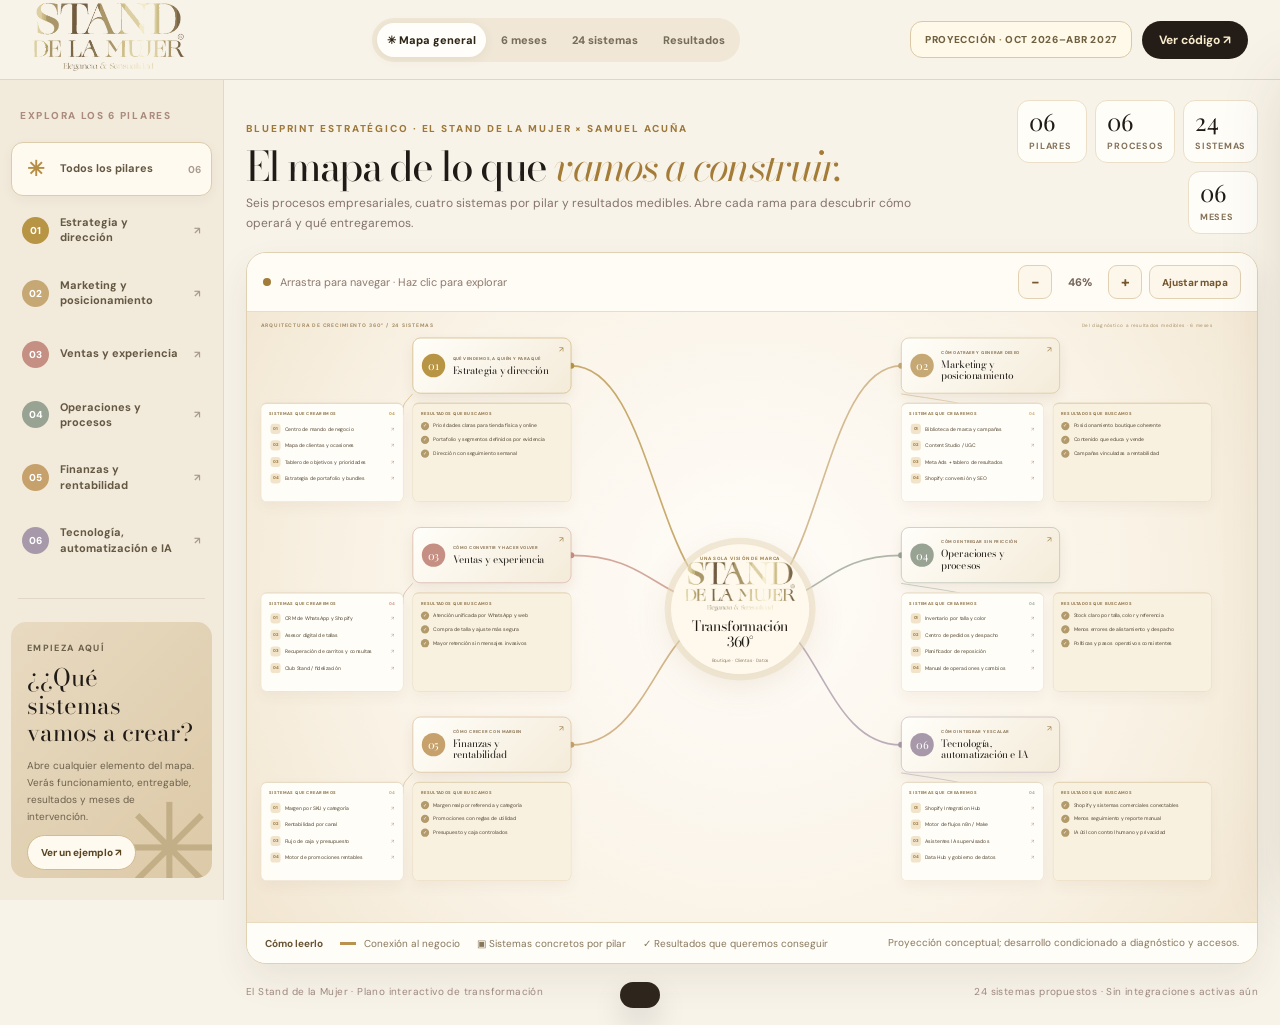
<file: el-stand-de-la-mujer/index.html>
<!doctype html>
<html lang="es">
<head>
<meta charset="utf-8">
<meta name="viewport" content="width=device-width,initial-scale=1">
<meta name="theme-color" content="#FAF5EC">
<meta name="description" content="El Stand de la Mujer: mapa mental interactivo de los 24 sistemas empresariales propuestos, resultados y plan de transformación a seis meses.">
<title>El Stand de la Mujer · Mapa de transformación empresarial</title>
<link rel="icon" type="image/svg+xml" href="./favicon.svg">
<link rel="apple-touch-icon" href="./favicon.svg">
<link rel="preconnect" href="https://fonts.googleapis.com">
<link rel="preconnect" href="https://fonts.gstatic.com" crossorigin>
<link href="https://fonts.googleapis.com/css2?family=Bodoni+Moda:ital,opsz,wght@0,6..96,400;0,6..96,500;1,6..96,400&family=DM+Sans:wght@400;500;600;700;800&family=Playfair+Display:ital,wght@0,400;0,500;0,600;1,400&display=swap" rel="stylesheet">
<style>
:root{--cream:#faf5ec;--paper:#fffdfa;--ink:#251f1c;--muted:#8a7b75;--terracotta:#a8575b;--rose:#f1ddd8;--line:#e9dfd6;--soft:#f7eee7;--green:#e6e9de;--shadow:0 14px 36px rgba(79,54,43,.075)}
*{box-sizing:border-box}html{scroll-behavior:smooth}body{background:var(--cream);color:var(--ink);margin:0;font-family:'DM Sans',Arial,sans-serif;-webkit-font-smoothing:antialiased}button,input,select{font:inherit}button{cursor:pointer;color:inherit}a{color:inherit;text-decoration:none}[hidden]{display:none!important}:focus-visible{outline:3px solid #b8797a;outline-offset:3px}.serif{font-family:'Playfair Display',Georgia,serif;font-weight:400}.eyebrow{color:var(--terracotta);font-size:10px;font-weight:800;text-transform:uppercase;letter-spacing:.19em}.small{font-size:11px;color:var(--muted)}.header{height:80px;position:sticky;top:0;z-index:40;background:rgba(250,245,236,.96);border-bottom:1px solid #ebded2;backdrop-filter:blur(16px);display:flex;align-items:center;justify-content:space-between;padding:0 clamp(17px,2.5vw,40px);gap:24px}.head-left{display:flex;gap:21px;align-items:center;min-width:0}.logo-img{width:190px;height:60px;object-fit:contain;object-position:left center;mix-blend-mode:multiply}.brand-line{border-left:1px solid #dbc8be;height:35px;padding-left:20px;display:flex;align-items:center}.brand-line span{font-size:10px;font-weight:700;letter-spacing:.12em;line-height:1.55;text-transform:uppercase;color:#87736a}.head-tabs{display:flex;gap:5px;background:#f1e8df;padding:5px;border-radius:50px;align-items:center}.head-tabs button{border:0;background:transparent;border-radius:50px;font-weight:800;font-size:11px;padding:11px 15px;white-space:nowrap;color:#806d65;transition:.2s}.head-tabs button:hover{color:#ad5d5f}.head-tabs button.active{background:var(--paper);color:#4b302e;box-shadow:0 2px 9px rgba(71,42,40,.06)}.header-right{display:flex;align-items:center;gap:10px}.header-right .pill{white-space:nowrap;padding:11px 14px;border:1px solid #e1cfc1;background:#fff9f3;font-size:10px;border-radius:12px;font-weight:800;letter-spacing:.07em}.header-right .pill span{color:var(--terracotta)}.header-right .share{font-size:12px;border:0;background:#3d302b;color:white;border-radius:100px;padding:11px 17px;font-weight:700}.screen{display:grid;grid-template-columns:250px minmax(0,1fr);min-height:calc(100vh - 80px)}.sidebar{background:#f5ece3;border-right:1px solid #e6d9cc;padding:28px 19px;position:sticky;top:80px;align-self:start;height:calc(100vh - 80px);display:flex;flex-direction:column;overflow:auto}.sidebar-intro{font-size:10px;color:#aa8b7e;letter-spacing:.17em;font-weight:800;margin:7px 9px 20px}.filter-btn{border:1px solid transparent;background:none;border-radius:12px;padding:12px 10px;display:flex;align-items:center;gap:11px;width:100%;text-align:left;font-size:11px;font-weight:700;color:#61524a;transition:.2s;margin-bottom:6px}.filter-btn:hover{background:#fff9f4}.filter-btn.active{background:#fffdfa;border-color:#e2d3c7;box-shadow:0 4px 13px rgba(69,45,32,.045)}.filter-btn>span:nth-child(2){flex:1;line-height:1.4}.filter-btn>span:last-child{font-size:10px;color:#aa9b90}.filter-star{font-size:21px;color:#b88279;min-width:27px;text-align:center}.filter-dot{width:27px;height:27px;border-radius:8px;color:#fff;display:grid;place-items:center;font-size:10px;font-weight:800;flex:none}.sidebar-divider{border-top:1px solid #e2d6ca;margin:23px 7px}.sidebar-panel{margin-top:auto;border-radius:15px;background:#e4d6c9;padding:20px 16px;position:relative;overflow:hidden}.sidebar-panel:after{content:'✳';position:absolute;right:-10px;bottom:-35px;color:#c5ad9b;font-size:125px;line-height:1}.sidebar-panel>*{position:relative;z-index:1}.sidebar-panel small{display:block;font-size:9px;text-transform:uppercase;letter-spacing:.15em;font-weight:800;color:#886d64}.sidebar-panel h3{font:400 24px/1.15 'Playfair Display',serif;margin:10px 0}.sidebar-panel p{font-size:10px;line-height:1.7;color:#806b61}.sidebar-panel button{background:#fff7ef;border:1px solid #d4baab;border-radius:100px;padding:10px 13px;font-size:10px;font-weight:800}.content{min-width:0}.view{padding:25px 30px 60px;max-width:1860px;margin:0 auto}.mapview{padding:20px 24px 25px}.view-intro{display:flex;justify-content:space-between;align-items:end;gap:25px;margin-bottom:18px}.view-intro h1{font:400 clamp(31px,3.2vw,50px)/1.09 'Playfair Display',Georgia,serif;letter-spacing:-.048em;margin:7px 0 6px}.view-intro h1 em{color:var(--terracotta)}.view-intro p{font-size:12px;color:#84736c;line-height:1.65;margin:0;max-width:780px}.stats{display:flex;gap:8px;flex-wrap:wrap;justify-content:flex-end}.stat{background:#fffdfa;border:1px solid #eee1d7;border-radius:12px;padding:9px 14px;min-width:92px}.stat b{font:400 24px 'Playfair Display',Georgia,serif;display:block;line-height:1}.stat span{font-size:9px;color:#907b70;font-weight:700;text-transform:uppercase;letter-spacing:.08em}.map-frame{background:#fdf9f4;border-radius:20px;border:1px solid #e6d7cb;overflow:hidden;box-shadow:var(--shadow)}.map-toolbar{display:flex;justify-content:space-between;align-items:center;gap:10px;padding:12px 16px;background:#fffdfa;border-bottom:1px solid #e9dcd2}.map-help{display:flex;align-items:center;gap:9px;font-size:11px;color:#8d796e}.legend-dot{width:8px;height:8px;border-radius:50%;background:var(--terracotta);display:inline-block}.map-actions{display:flex;gap:7px;align-items:center}.zoom-btn{min-width:34px;height:34px;border:1px solid #e4d4ca;border-radius:9px;background:#fbf5ef;font-size:15px;font-weight:700}.zoom-btn:hover{background:#f1e3da}.zoom-val{font-size:11px;color:#76655b;min-width:42px;text-align:center;font-weight:800}.fit-btn{padding:8px 12px;font-size:10px;font-weight:800}.map-scroll{overflow:auto;max-height:73vh;min-height:610px;background:radial-gradient(circle at 50% 48%,#faf8f1 5%,#f9f1eb 61%,#f7ece5 100%);cursor:grab;scrollbar-width:thin;scrollbar-color:#dbc7b7 transparent;touch-action:pan-x pan-y}.map-scroll.dragging{cursor:grabbing;user-select:none}.map-sizer{width:2130px;height:1295px;position:relative}.map-stage{width:2130px;height:1295px;position:absolute;inset:0;transform-origin:top left;background-image:radial-gradient(#d9c8bb 0.8px,transparent .8px);background-size:26px 26px}.lines{position:absolute;inset:0;width:100%;height:100%;pointer-events:none}.map-subheading{position:absolute;top:22px;left:30px;font-size:11px;font-weight:800;letter-spacing:.17em;text-transform:uppercase;color:#b19a8d}.map-subheading-right{position:absolute;top:23px;right:31px;color:#b59c8f;font-size:10px;letter-spacing:.12em}.hub{position:absolute;left:922px;top:505px;width:300px;height:282px;background:#faf5ec;border-radius:50%;box-shadow:0 0 0 14px rgba(248,233,225,.8),0 22px 70px rgba(129,85,73,.14);display:flex;align-items:center;justify-content:center;flex-direction:column;z-index:4;text-align:center}.hub img{width:229px;height:80px;object-fit:contain;mix-blend-mode:multiply}.hub strong{font:400 31px/1.1 'Playfair Display',Georgia,serif;letter-spacing:-.04em;margin:16px 0 7px}.hub span{font-size:10px;color:#9b7f72;text-transform:uppercase;letter-spacing:.15em;font-weight:800}.hub small{font-size:10px;color:#a49387;margin-top:8px}.branch{position:absolute;width:675px;height:345px;transition:opacity .24s,filter .24s}.branch.muted-branch{opacity:.20;filter:saturate(.6)}.branch.chosen-branch{z-index:3}.pillar-node{position:absolute;top:0;width:345px;height:121px;padding:18px 19px;display:flex;align-items:center;text-align:left;gap:16px;border:1.5px solid var(--branch);border-radius:17px;background:linear-gradient(130deg,#fffbf8,#f2e1d8);box-shadow:0 12px 28px rgba(126,87,73,.07);transition:transform .2s,box-shadow .2s}.pillar-node:hover{transform:translateY(-3px);box-shadow:0 16px 35px rgba(99,59,50,.12)}.branch.left .pillar-node{left:330px}.branch.right .pillar-node{left:0}.pillar-number{display:grid;place-items:center;flex:none;border-radius:50%;width:51px;height:51px;background:var(--branch);color:#fff;font:400 24px 'Playfair Display',Georgia,serif}.pillar-node small{display:block;color:#9b7266;font-size:9px;font-weight:800;text-transform:uppercase;letter-spacing:.1em;margin-bottom:7px}.pillar-node strong{display:block;max-width:216px;font:400 22px/1.12 'Playfair Display',serif;letter-spacing:-.025em}.pillar-arrow{position:absolute;right:16px;top:14px;font-size:16px;color:#ae7b6f}.branch-children{position:absolute;top:141px;left:0;display:grid;grid-template-columns:310px 345px;gap:20px;width:675px}.systems-box,.outcomes-box{border:1px solid #eadbd1;border-top:3px solid var(--branch);border-radius:13px;background:rgba(255,255,251,.97);padding:15px 17px;min-height:216px;box-shadow:0 12px 28px rgba(109,74,60,.05)}.outcomes-box{background:rgba(250,231,224,.92)}.mini-title{display:flex;justify-content:space-between;align-items:center;color:#947366;font-weight:800;font-size:9px;letter-spacing:.12em;white-space:nowrap;margin-bottom:9px}.mini-title span{color:var(--branch)}.system-leaf{width:100%;display:flex;align-items:center;gap:9px;border:0;border-radius:6px;background:transparent;text-align:left;padding:7px 3px;color:#59433a;font-size:11px;line-height:1.3;transition:.16s}.system-leaf:hover,.system-leaf.leaf-active{background:#f7eae4;color:#8a4e4e}.leaf-dot{width:22px;height:22px;display:grid;place-items:center;background:#f2e5dc;border-radius:7px;color:#a56c60;font-size:9px;font-weight:800;flex:none}.system-leaf>span:nth-child(2){flex:1}.leaf-arrow{color:#bd9d90}.outcome-leaf{display:flex;align-items:flex-start;gap:9px;font-size:11px;line-height:1.58;color:#57443c;margin:12px 0}.check-icon{width:18px;height:18px;background:#b78d7c;display:grid;place-items:center;border-radius:50%;font-size:11px;color:white;flex:none}.legend{display:flex;flex-wrap:wrap;gap:17px;align-items:center;padding:13px 18px;border-top:1px solid #e9dcd2;background:#fffcf8;color:#89766b;font-size:10px}.legend strong{color:#654c41}.legend i{display:inline-block;width:16px;height:3px;background:#b6877d;margin-right:5px;vertical-align:middle}.legend .legal{margin-left:auto;max-width:380px;text-align:right;line-height:1.4}
.drawer{position:fixed;right:0;top:80px;bottom:0;z-index:60;width:min(480px,100vw);background:#fffcf8;border-left:1px solid #e1d2c7;box-shadow:-25px 0 65px rgba(57,32,28,.14);transform:translateX(105%);transition:transform .26s ease;overflow:auto;padding:22px 28px 37px}.drawer.visible{transform:translateX(0)}.drawer-head{display:flex;align-items:center;justify-content:space-between;border-bottom:1px solid #e8dbd1;padding-bottom:16px;margin-bottom:22px}.drawer-head strong{font-size:11px;letter-spacing:.14em;color:#98766a}.drawer-head button{border:1px solid #e5d7cd;background:#faf1e9;border-radius:50%;width:35px;height:35px;font-size:19px;display:grid;place-items:center}.drawer-eyebrow{font-size:10px;color:#b46968;font-weight:800;letter-spacing:.16em;margin-top:5px}.drawer h2{font:400 41px/1.13 'Playfair Display',Georgia,serif;letter-spacing:-.048em;margin:15px 0 13px}.drawer-sub{font-size:13px;color:#806b61;line-height:1.8}.drawer-section-label{font-size:10px;color:#a76d61;font-weight:800;letter-spacing:.14em;text-transform:uppercase;margin-top:28px;margin-bottom:12px}.drawer-small{font-size:12px;line-height:1.85;color:#6f6059}.drawer-system-list{display:grid;gap:10px}.drawer-system-list button{border:1px solid #e9dacf;background:#fbf6f1;border-radius:12px;padding:15px;text-align:left}.drawer-system-list button strong{display:block;font-size:14px;color:#4f342e;margin-bottom:5px}.drawer-system-list button span{display:block;font-size:11px;line-height:1.7;color:#836f66}.drawer-system-list button em{display:block;font-size:10px;font-style:normal;font-weight:800;color:#ae7770;margin-top:9px}.nice-list{padding-left:16px;color:#69574e;font-size:12px;line-height:1.85}.nice-list li{margin-bottom:6px}.benefit{border-radius:12px;background:#f5e5df;color:#6d453e;padding:17px;font-size:13px;font-weight:700;line-height:1.7;display:flex;gap:13px}.benefit span{color:#ad6664;font-size:18px}.mchips{display:flex;flex-wrap:wrap;gap:7px}.mchip{background:#f2e5dc;border:1px solid #e2cec3;color:#8a594f;border-radius:30px;font-size:10px;padding:7px 13px;font-weight:800}.soft-info{border-radius:12px;padding:17px;background:#eff0e7;margin-top:28px}.soft-info strong{font-size:12px}.soft-info p{font-size:11px;color:#696e62;line-height:1.7;margin-bottom:0}.step-guide{display:flex;gap:15px;align-items:start;padding:15px 0;border-bottom:1px solid #eee5de}.step-guide span{font:400 25px 'Playfair Display',Georgia,serif;color:#bd8980}.step-guide p{margin:0;font-size:12px;line-height:1.8;color:#745f55}
.inner-heading{display:flex;justify-content:space-between;align-items:end;gap:30px;margin:24px 0 30px}.inner-heading h1{font:400 clamp(36px,4vw,59px)/1.12 'Playfair Display',serif;letter-spacing:-.055em;margin:10px 0}.inner-heading h1 em{color:#aa5d60}.inner-heading p{max-width:405px;line-height:1.8;color:#8a7970;font-size:12px}.month-tabs{display:flex;gap:10px;overflow-x:auto;padding-bottom:14px;margin-bottom:12px}.month-tabs button{flex:1;min-width:138px;border:1px solid #e4d4c7;border-radius:13px;background:#fffaf6;text-align:left;padding:17px 16px;transition:.2s}.month-tabs button.active{background:#5a3b37;border-color:#5a3b37;color:white}.month-tabs button strong{font:400 27px 'Playfair Display',Georgia,serif;display:block}.month-tabs button span{display:block;font-size:11px;line-height:1.5;margin-top:7px}.month-summary{background:#f0e0d8;border-radius:20px;padding:29px 33px;display:flex;justify-content:space-between;align-items:center;gap:25px;margin:19px 0 22px}.month-summary h2{font:400 33px/1.2 'Playfair Display',serif;margin:7px 0}.month-summary p{font-size:12px;line-height:1.8;color:#856a5c;max-width:640px;margin:0}.month-result{background:#fff9f4;border-radius:13px;padding:17px;max-width:320px;min-width:210px;font-size:12px;line-height:1.7}.month-result small{display:block;letter-spacing:.1em;text-transform:uppercase;font-weight:800;font-size:9px;color:#a46f63;margin-bottom:5px}.month-grid{display:grid;grid-template-columns:repeat(3,minmax(0,1fr));gap:14px}.month-row{background:#fffdfa;border:1px solid #ecded2;border-radius:17px;padding:24px;display:flex;flex-direction:column}.month-row-head{display:flex;gap:12px;align-items:center}.month-row-number{height:38px;width:38px;border-radius:11px;background:#f1e0d8;color:#94675b;display:grid;place-items:center;font:400 21px 'Playfair Display',serif}.month-row-head small{font-size:9px;color:#aa7869;font-weight:800;letter-spacing:.1em}.month-row h3{font:400 20px/1.2 'Playfair Display',serif;margin:3px 0}.month-row ul{padding-left:19px;font-size:12px;line-height:1.85;color:#715d53;flex:1}.month-row li{margin-bottom:6px}.month-row-bottom{padding-top:13px;border-top:1px solid #eee2da;display:flex;gap:6px;flex-wrap:wrap}.month-row-bottom button{font-size:9px;background:#f6ece6;border:1px solid #eadcd2;border-radius:20px;padding:8px 10px;color:#855d51;font-weight:700}
.searchbar{display:flex;gap:10px;align-items:center;margin:10px 0 24px}.searchbar input,.searchbar select{padding:14px 15px;border:1px solid #e3d2c8;border-radius:12px;background:#fffdfa;color:#614c44}.searchbar input{flex:1;min-width:0}.searchbar select{min-width:190px}.searchbar strong{font-size:11px;color:#937d71;white-space:nowrap}.catalog-grid,.outcomes-grid{display:grid;grid-template-columns:repeat(3,minmax(0,1fr));gap:15px}.catalog-card{border:1px solid #e9dacf;background:#fffdfa;border-radius:18px;padding:25px;text-align:left;display:flex;flex-direction:column;min-height:330px;transition:.2s}.catalog-card:hover{transform:translateY(-3px);border-color:#d0ac9c;box-shadow:var(--shadow)}.catalog-number{font-size:10px;font-weight:800;color:#b17668;letter-spacing:.1em}.catalog-card h3{font:400 25px/1.13 'Playfair Display',serif;letter-spacing:-.035em;margin:15px 0 9px}.catalog-card p{font-size:12px;line-height:1.8;color:#837067;margin:0 0 14px}.catalog-result{margin-top:auto;padding:13px;background:#f6eae4;border-radius:12px}.catalog-result span{font-size:9px;font-weight:800;color:#ab7167;letter-spacing:.07em;display:block;margin-bottom:8px}.catalog-result strong{display:block;font-size:12px;color:#6b4840;line-height:1.55}.catalog-foot{font-size:10px;color:#958179;display:flex;justify-content:space-between;align-items:center;padding-top:17px}.catalog-foot span{font-size:20px;color:#a36e63}
.outcomes-card{border:1px solid #e9d9ce;background:#fffbf6;border-radius:19px;padding:31px;min-height:335px}.outcomes-card:nth-child(2),.outcomes-card:nth-child(5){background:#f6e7e0}.outcomes-card:nth-child(4){background:#eff0e7}.outcomes-number{font:400 53px 'Playfair Display',serif;color:#ba8f7f}.outcomes-card h3{font:400 29px/1.18 'Playfair Display',serif;letter-spacing:-.04em;margin:10px 0 22px}.outcomes-card small{font-size:9px;letter-spacing:.13em;color:#a46e62;font-weight:800}.outcome-point{display:flex;gap:10px;align-items:start;font-size:12px;line-height:1.7;color:#665348}.outcome-point b{background:#b58677;color:#fff;border-radius:50%;height:18px;width:18px;flex:none;display:grid;place-items:center;font-size:10px}.outcomes-kpis{border-top:1px solid #e3d6cb;padding-top:18px;margin-top:22px}.outcomes-kpis span{font-size:11px;color:#827063;display:block;line-height:1.7;margin-top:6px}.view-foot{margin-top:32px;padding:24px;background:#f0e7de;border-radius:14px;display:flex;justify-content:space-between;align-items:center;gap:20px}.view-foot p{font-size:12px;line-height:1.8;color:#745f52;max-width:760px;margin:0}.action{border:0;background:#4b3631;color:white;border-radius:100px;padding:13px 18px;font-size:11px;font-weight:800;white-space:nowrap}.action:hover{background:#745047}.action.ghost{background:#fffbf6;color:#74574b;border:1px solid #dbc6b7}.view-buttons{display:flex;flex-wrap:wrap;gap:8px}.footer{font-size:10px;letter-spacing:.04em;color:#9d887e;margin-top:20px;display:flex;justify-content:space-between;gap:10px;line-height:1.6}.toast{position:fixed;bottom:22px;left:50%;transform:translate(-50%,130px);background:#47332e;color:white;padding:13px 20px;border-radius:90px;font-size:12px;box-shadow:0 14px 30px #0002;transition:.2s;z-index:100}.toast.show{transform:translate(-50%,0)}
@media(max-width:1400px){.brand-line{display:none}.head-tabs button{padding:10px}.view{padding-left:22px;padding-right:22px}.stats .stat{min-width:70px}.stat{padding:8px 11px}.sidebar{padding:22px 11px}.screen{grid-template-columns:224px minmax(0,1fr)}.catalog-grid,.outcomes-grid,.month-grid{grid-template-columns:repeat(2,minmax(0,1fr))}}
@media(max-width:950px){.header{height:auto;min-height:75px;flex-wrap:wrap;padding:8px 17px}.logo-img{height:47px;width:162px}.head-tabs{order:3;width:100%;justify-content:space-around}.head-tabs button{flex:1}.header-right .pill{display:none}.screen{display:block}.sidebar{position:relative;top:0;height:auto;padding:8px 12px;background:#f7ede4}.sidebar-intro,.sidebar-divider,.sidebar-panel{display:none}.sidebar .filters{display:flex;gap:7px;overflow-x:auto;padding:5px 0}.filter-btn{min-width:165px;width:auto;flex:none;white-space:nowrap;margin-bottom:0;padding:9px}.view-intro{display:block}.view-intro p{margin-bottom:13px}.stats{justify-content:flex-start}.map-scroll{max-height:calc(100vh - 260px);min-height:510px}.drawer{top:0;z-index:90}.month-grid{grid-template-columns:repeat(2,minmax(0,1fr))}}
@media(max-width:600px){.header-right .share{display:none}.header{gap:5px}.head-tabs{overflow:auto}.head-tabs button{font-size:10px;padding:8px 9px}.view{padding:17px 12px 35px}.mapview{padding:15px 9px 30px}.view-intro h1{font-size:37px}.view-intro p{font-size:11px}.stat{min-width:70px}.stat b{font-size:21px}.stat span{font-size:8px}.map-toolbar{padding:10px 8px}.map-help{font-size:10px;max-width:160px}.fit-btn{display:none}.zoom-btn{min-width:29px;height:29px}.map-scroll{height:67vh;min-height:470px;max-height:67vh}.legend{font-size:9px;gap:7px;padding:11px}.legend .legal{display:none}.drawer{padding:18px}.drawer h2{font-size:36px}.inner-heading{display:block}.inner-heading h1{font-size:40px}.month-summary{display:block;padding:23px}.month-summary h2{font-size:26px}.month-result{margin-top:18px;max-width:none}.month-grid,.catalog-grid,.outcomes-grid{grid-template-columns:1fr}.searchbar{flex-wrap:wrap}.searchbar input,.searchbar select{width:100%;flex:auto}.view-foot{display:block;padding:20px}.view-buttons{margin-top:15px}.footer{display:block}}
@media print{.header,.sidebar,.map-toolbar,.drawer,.toast,.view-foot,.footer{display:none!important}.screen{display:block}.view{display:none!important}#view-systems{display:block!important}.catalog-grid{grid-template-columns:repeat(2,1fr)}.catalog-card{min-height:0;break-inside:avoid}.view{padding:0}.catalog-card{padding:15px}}

/* BRAND SYSTEM — STAND DE LA MUJER | crema + tinta + oro metalizado */
:root{--cream:#F8F3E9;--paper:#FFFCF6;--ink:#201B17;--muted:#7C7064;--terracotta:#A17B3A;--rose:#F1E7D7;--line:#E4D9C6;--soft:#F7EEE0;--green:#E8EDE5;--shadow:0 16px 36px rgba(56,37,10,.075)}
body{background:var(--cream);color:var(--ink)}
.eyebrow{color:#9D7839}
.header{background:rgba(248,243,233,.97);border-bottom-color:#E3D6BF}
.logo-img{width:171px;height:68px;mix-blend-mode:normal;object-fit:contain}
.brand-line{border-left-color:#D9C9AC}.brand-line span{color:#806D57}
.head-tabs{background:#F0E7D6}
.head-tabs button{color:#776B59}
.head-tabs button:hover{color:#9A7127}
.head-tabs button.active{color:#2F2516;background:#fffefa;box-shadow:0 2px 12px #553B1312}
.header-right .pill{border-color:#DBC8A6;background:#FFF9E9;color:#6F603F}
.header-right .pill span{color:#AD8136}
.header-right .share{background:#241D17;color:#F9EBCB}
.header-right .share:hover{background:#68542F}
.sidebar{background:#F2EADB;border-color:#E5D8C1}
.filter-btn{color:#655843}
.filter-btn.active{background:#FFFAF0;border-color:#DCCCAB}
.filter-btn:hover{background:#FFF8EB}
.filter-star{color:#B58D43}
.filter-dot{border-radius:50%}
.sidebar-panel{background:linear-gradient(135deg,#E8DAC1,#DCC9A7)}
.sidebar-panel:after{color:#C3AF87}
.sidebar-panel small,.sidebar-panel p{color:#6C604C}
.sidebar-panel button{background:#fffaf0;border-color:#D1BB91;color:#594521}
.serif,.view-intro h1,.inner-heading h1,.hub strong,.drawer h2,.catalog-card h3,.month-summary h2,.outcomes-card h3,.outcomes-number,.pillar-node strong,.sidebar-panel h3{font-family:'Bodoni Moda','Playfair Display',Georgia,serif}
.view-intro h1 em,.inner-heading h1 em{color:#A47C38}
.stat{background:#FFFDF8;border-color:#EBDFC8}
.stat span{color:#857359}
.map-frame{border-color:#E0D1B3}
.map-toolbar{background:#FFFCF5;border-bottom-color:#E9DDC8}
.map-scroll{background:radial-gradient(circle at 50% 45%,#FFFCF8 3%,#F9F2E5 65%,#F2E6D1 100%);scrollbar-color:#D4C19A transparent}
.map-stage{background-image:radial-gradient(#D9C9AB 0.8px,transparent .8px)}
.map-subheading,.map-subheading-right{color:#A48D63}
.hub{background:#FEF9EC;box-shadow:0 0 0 14px rgba(231,217,188,.53),0 20px 80px #99764229}
.hub img{width:242px;height:108px;mix-blend-mode:normal}
.hub span{color:#9A7B47}.hub small{color:#917D64}
.pillar-node{background:linear-gradient(135deg,#FFFEF9 0%,#F4EBD9 100%);box-shadow:0 12px 28px rgba(93,67,30,.085)}
.pillar-node small{color:#897354}
.pillar-arrow{color:#9A793E}
.systems-box{background:rgba(255,253,247,.98);border-color:#E8DCC6}
.outcomes-box{background:rgba(249,241,223,.98);border-color:#E5D5B7}
.mini-title{color:#8B7045}
.system-leaf{color:#51432F}
.system-leaf:hover,.system-leaf.leaf-active{background:#F4E9D3;color:#846326}
.leaf-dot{background:#F1E4CA;color:#947237}
.outcome-leaf{color:#504332}
.check-icon{background:#B29A6B}
.legend{background:#FFFDF8;border-top-color:#E8DBBF;color:#88775B}
.legend strong{color:#685333}.legend i{background:#BA9250}
.drawer{background:#FFFDF7;border-color:#E4D6BF;box-shadow:-20px 0 60px #44311125}
.drawer-head{border-color:#E9DCC4}.drawer-head strong{color:#85683C}
.drawer-head button{background:#F7EEDB;border-color:#E2D3B5}
.drawer-eyebrow,.drawer-section-label{color:#9B742E}
.drawer-sub,.drawer-small{color:#695E4D}
.drawer-system-list button{background:#FAF3E7;border-color:#E8D9BD}
.drawer-system-list button strong{color:#4B3B25}
.drawer-system-list button span{color:#7D6C51}
.drawer-system-list button em{color:#A07B3F}
.benefit{background:#F3E6CE;color:#634C27}
.benefit span{color:#B38A42}
.mchip{background:#F2E5CD;border-color:#E3D2AF;color:#826126}
.soft-info{background:#F1F0E6}
.month-tabs button,.catalog-card,.outcomes-card{border-color:#E6D8BF;background:#FFFCF7}
.month-tabs button.active{border-color:#BA9551;background:#FAF0DE}
.month-summary{background:linear-gradient(130deg,#F3E7D1,#FFF7EA)}
.month-result{background:#FFFCF5}
.month-row{background:#FFFCF6;border-color:#E5D8C0}
.month-row-number,.catalog-number{color:#A47E3D}
.month-row-bottom button{color:#896728;background:#F5ECD9;border-color:#E6D3AE}
.catalog-card:hover{border-color:#C5A15E}
.catalog-card h3{color:#342819}
.catalog-result{background:#F5EBD9}
.catalog-result span{color:#90703A}
.catalog-result strong{color:#604B27}
.catalog-foot span{color:#A67E35}
.outcomes-card:nth-child(2),.outcomes-card:nth-child(5){background:#F5ECD9}
.outcomes-card:nth-child(4){background:#F0F0E7}
.outcomes-number{color:#B5965D}
.outcomes-card small{color:#96753E}
.outcome-point b{background:#AE915D}
.view-foot{background:#F1E7D5}
.view-foot p{color:#72614A}
.action{background:#2E251B;color:#FFF6E6}
.action:hover{background:#705633}
.action.ghost{background:#FFFCF5;border-color:#D9C59F;color:#6B542C}
.zoom-btn{background:#FCF6EB;border-color:#E1D1B2;color:#75572D}
.zoom-btn:hover{background:#F2E6CE}
.toast{background:#2E261D;color:#FFEECC}
@media(max-width:950px){.logo-img{width:149px;height:59px}.sidebar{background:#F6ECDD}}


.step-process{display:grid;gap:8px;margin:10px 0 16px}
.process-item{display:flex;align-items:center;gap:12px;background:#F8EFDE;border:1px solid #E7D8B9;border-radius:10px;padding:11px 13px;font-size:12px;line-height:1.45;color:#655132}
.process-item b{flex:none;display:grid;place-items:center;width:26px;height:26px;border-radius:50%;background:#B69658;color:#FFF9EC;font-size:10px}
</style>
</head>
<body>
<header class="header">
  <div class="head-left">
    <a href="./" aria-label="El Stand de la Mujer, ir al inicio"><img class="logo-img" src="./logo.svg" alt="El Stand de la Mujer, Elegancia & Sensualidad"></a>
    <span class="brand-line"><span>Mapa empresarial<br>6 pilares · 6 meses</span></span>
  </div>
  <nav class="head-tabs" aria-label="Secciones">
    <button type="button" data-view="map" class="active" aria-pressed="true">✳ Mapa general</button>
    <button type="button" data-view="months" aria-pressed="false">6 meses</button>
    <button type="button" data-view="systems" aria-pressed="false">24 sistemas</button>
    <button type="button" data-view="outcomes" aria-pressed="false">Resultados</button>
  </nav>
  <div class="header-right"><span class="pill">PROYECCIÓN <span>·</span> OCT 2026–ABR 2027</span><a class="share action" href="https://github.com/creatiart99/sistemas/tree/main/el-stand-de-la-mujer" target="_blank" rel="noopener noreferrer">Ver código ↗</a></div>
</header>
<div class="screen">
 <aside class="sidebar" aria-label="Seleccionar pilar">
  <div class="sidebar-intro">EXPLORA LOS 6 PILARES</div>
  <div class="filters" id="pillarFilters"></div>
  <div class="sidebar-divider"></div>
  <div class="sidebar-panel"><small>Empieza aquí</small><h3>¿¿Qué sistemas<br>vamos a crear?</h3><p>Abre cualquier elemento del mapa. Verás funcionamiento, entregable, resultados y meses de intervención.</p><button type="button" id="openFirst">Ver un ejemplo ↗</button></div>
 </aside>
 <main class="content">
  <section class="view mapview" id="view-map" aria-label="Mapa mental de transformación">
    <div class="view-intro">
      <div><span class="eyebrow">Blueprint estratégico · El Stand de la Mujer × Samuel Acuña</span><h1>El mapa de lo que <em>vamos a construir.</em></h1><p>Seis procesos empresariales, cuatro sistemas por pilar y resultados medibles. Abre cada rama para descubrir cómo operará y qué entregaremos.</p></div>
      <div class="stats"><div class="stat"><b>06</b><span>Pilares</span></div><div class="stat"><b>06</b><span>Procesos</span></div><div class="stat"><b>24</b><span>Sistemas</span></div><div class="stat"><b>06</b><span>Meses</span></div></div>
    </div>
    <div class="map-frame">
      <div class="map-toolbar"><span class="map-help"><span class="legend-dot"></span> Arrastra para navegar · Haz clic para explorar</span><div class="map-actions"><button class="zoom-btn" id="zoomOut" type="button" aria-label="Alejar">−</button><span class="zoom-val" id="zoomText">68%</span><button class="zoom-btn" id="zoomIn" type="button" aria-label="Acercar">+</button><button class="zoom-btn fit-btn" id="zoomFit" type="button">Ajustar mapa</button></div></div>
      <div class="map-scroll" id="mapScroll"><div class="map-sizer" id="mapSizer"><div class="map-stage" id="mapStage">
        <svg class="lines" id="mapLines" viewBox="0 0 2130 1295" preserveAspectRatio="none" aria-hidden="true"></svg>
        <div class="map-subheading">Arquitectura de crecimiento 360° / 24 sistemas</div><div class="map-subheading-right">Del diagnóstico a resultados medibles · 6 meses</div>
        <div class="hub"><span>Una sola visión de marca</span><img src="./logo.svg" alt="El Stand de la Mujer"><strong>Transformación<br>360°</strong><small>Boutique · Clientas · Datos</small></div>
      </div></div></div>
      <div class="legend"><strong>Cómo leerlo</strong><span><i></i> Conexión al negocio</span><span>▣ Sistemas concretos por pilar</span><span>✓ Resultados que queremos conseguir</span><span class="legal">Proyección conceptual; desarrollo condicionado a diagnóstico y accesos.</span></div>
    </div>
    <div class="footer"><span>El Stand de la Mujer · Plano interactivo de transformación</span><span>24 sistemas propuestos · Sin integraciones activas aún</span></div>
  </section>
  <section class="view" id="view-months" hidden>
    <div class="inner-heading"><div><span class="eyebrow">Ruta de implementación · 6 meses</span><h1>Del diagnóstico<br><em>a la ejecución.</em></h1></div><p>Selecciona un mes para identificar lo que haremos en cada una de las seis ramas y qué sistemas entrarán en construcción o prueba.</p></div>
    <div class="month-tabs" id="monthTabs" aria-label="Meses de trabajo"></div>
    <div class="month-summary"><div><span class="eyebrow">Nuestra prioridad en esta etapa</span><h2 id="monthTitle"></h2><p id="monthGoal"></p></div><div class="month-result"><small>Entregable global del mes</small><span id="monthDeliverable"></span></div></div>
    <div class="month-grid" id="monthRows"></div>
    <div class="view-foot"><p>La secuencia es una propuesta: dependencias técnicas, datos internos, disponibilidad del equipo y presupuesto pueden cambiar el cronograma.</p><div class="view-buttons"><button class="action" type="button" data-view="systems">Explorar los sistemas ↗</button></div></div>
  </section>
  <section class="view" id="view-systems" hidden>
    <div class="inner-heading"><div><span class="eyebrow">Inventario de sistemas propuestos</span><h1>Qué construimos.<br><em>Cómo funciona.</em></h1></div><p>24 proyectos concretos con dependencias, tecnología propuesta, entregables e indicadores. Haz clic en cada ficha para ver su especificación inicial.</p></div>
    <div class="searchbar"><input type="search" id="sysQuery" placeholder="Buscar tallas, Shopify, CRM, inventario, IA..." aria-label="Buscar sistemas"><select id="sysFilter" aria-label="Filtrar por pilar"><option value="all">Todos los pilares</option><option value="1">01 · Estrategia</option><option value="2">02 · Marketing</option><option value="3">03 · Ventas</option><option value="4">04 · Operaciones</option><option value="5">05 · Finanzas</option><option value="6">06 · Tecnología</option></select><strong id="sysCount"></strong></div>
    <div class="catalog-grid" id="systemGrid"></div>
    <div class="view-foot"><p><strong>Para pasar a implementación:</strong> cada sistema requiere un responsable, aprobación de alcance, validación de presupuesto y criterios de aceptación.</p><div class="view-buttons"><button class="action" id="exportCsv" type="button">↓ Descargar plan CSV</button><button class="action ghost" id="printPage" type="button">Imprimir</button></div></div>
  </section>
  <section class="view" id="view-outcomes" hidden>
    <div class="inner-heading"><div><span class="eyebrow">Cómo medimos el impacto</span><h1>Lo que queremos<br><em>lograr de verdad.</em></h1></div><p>Cada resultado se validará comparándolo con una línea de base real. No inventamos porcentajes ni declaramos mejoras antes de ejecutarlas.</p></div>
    <div class="outcomes-grid" id="outcomesGrid"></div>
    <div class="view-foot"><p><strong>Criterio de éxito:</strong> entregar sistemas que el equipo realmente use, con mejoras demostrables en procesos, experiencia del cliente, productividad o rentabilidad.</p><div class="view-buttons"><button class="action" type="button" data-view="months">Ver cómo lo conseguiremos ↗</button></div></div>
  </section>
 </main>
</div>
<aside id="inspector" class="drawer" aria-label="Detalle de la rama o sistema" aria-hidden="true"><div class="drawer-head"><strong>DETALLE DE LA ESTRATEGIA</strong><button id="closeInspector" type="button" aria-label="Cerrar panel">×</button></div><div id="inspectorBody"></div></aside>
<div class="toast" id="toast" role="status" aria-live="polite"></div>
<script src="./data.js"></script>
<script src="./app.js"></script>
</body></html>
</file>
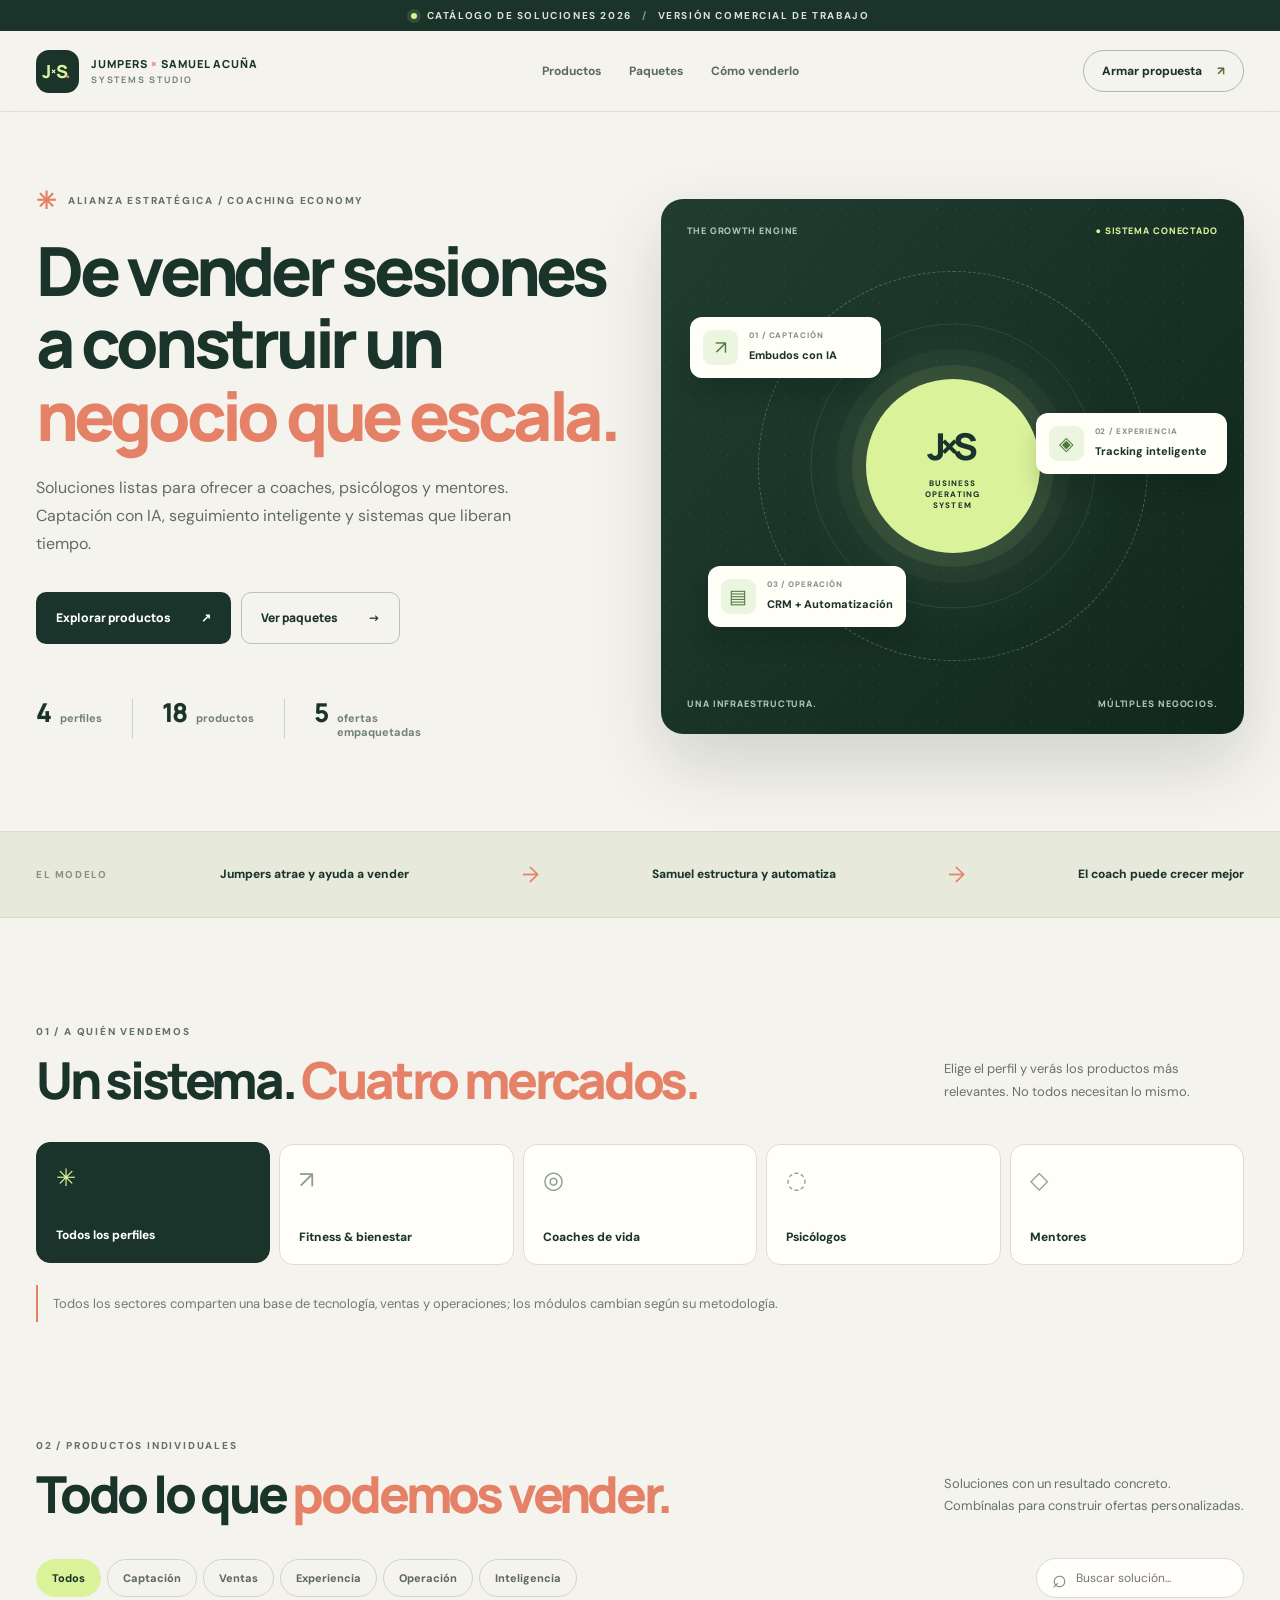
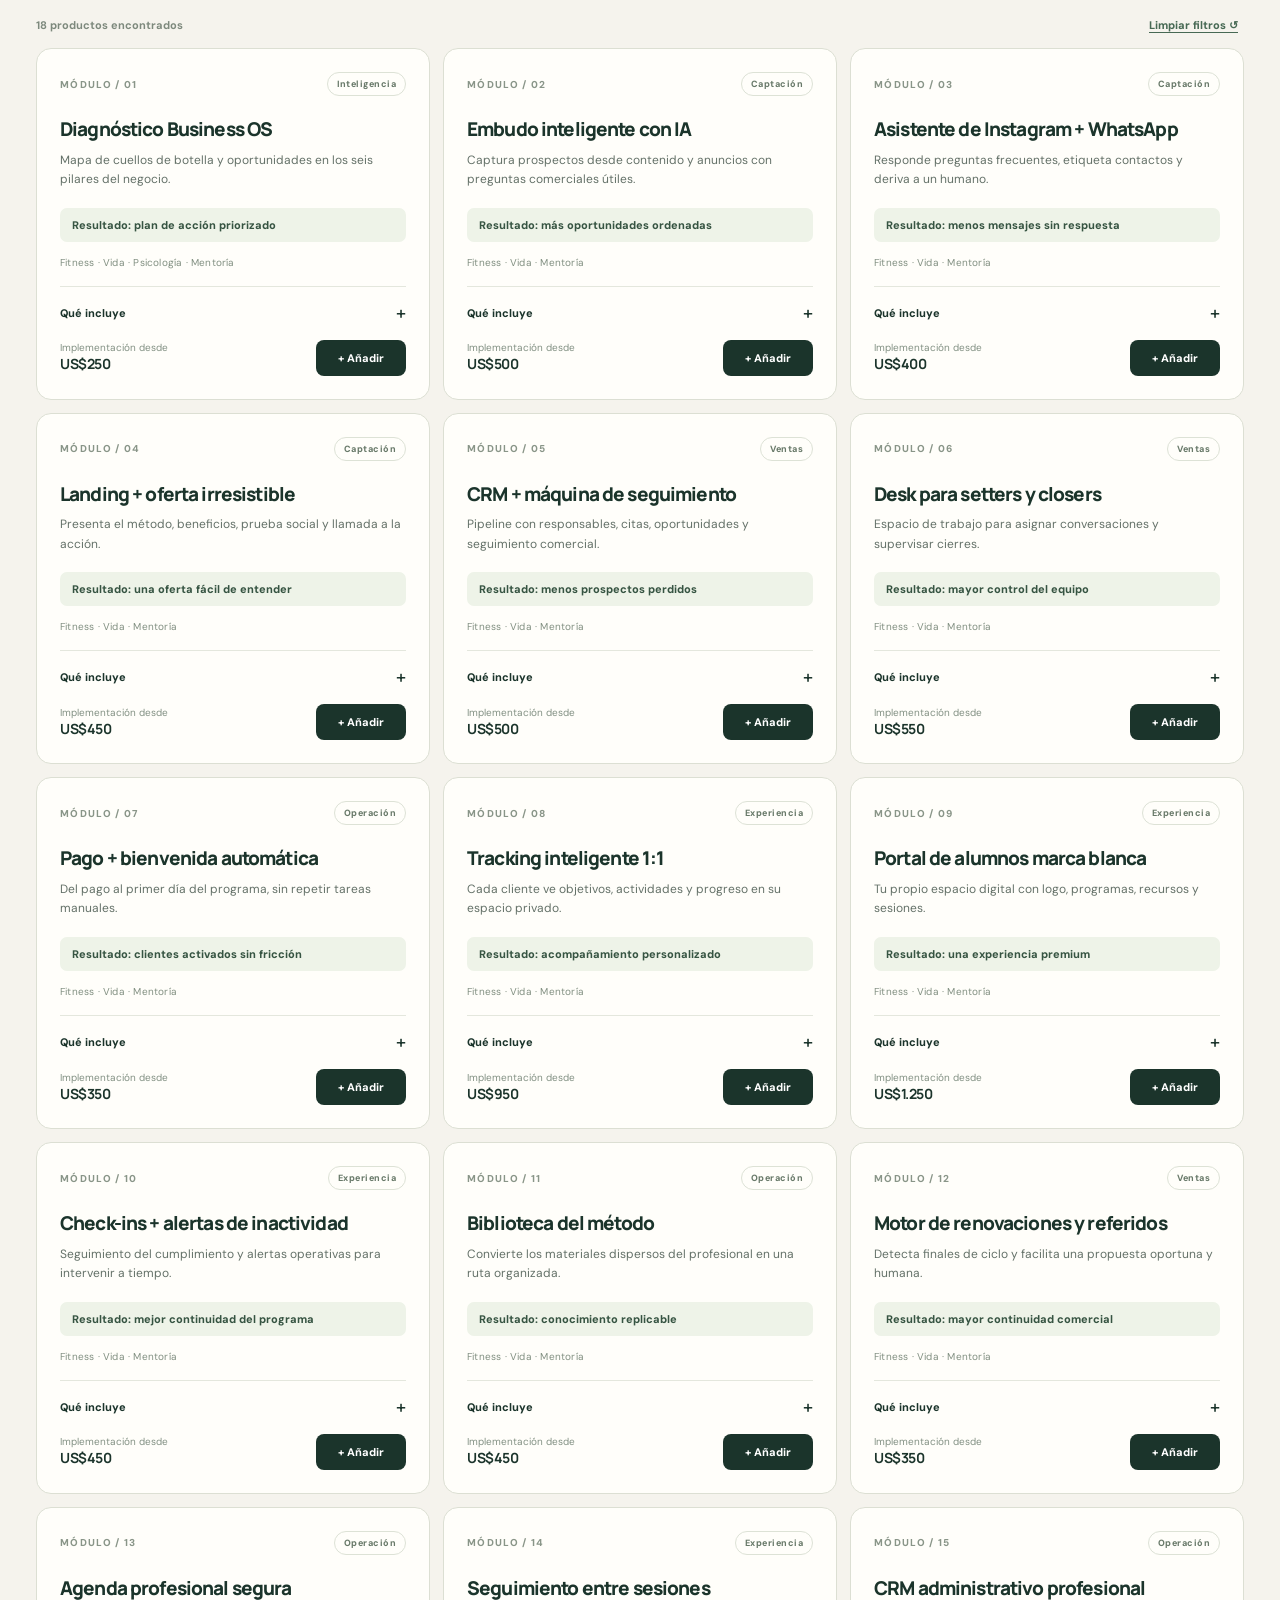
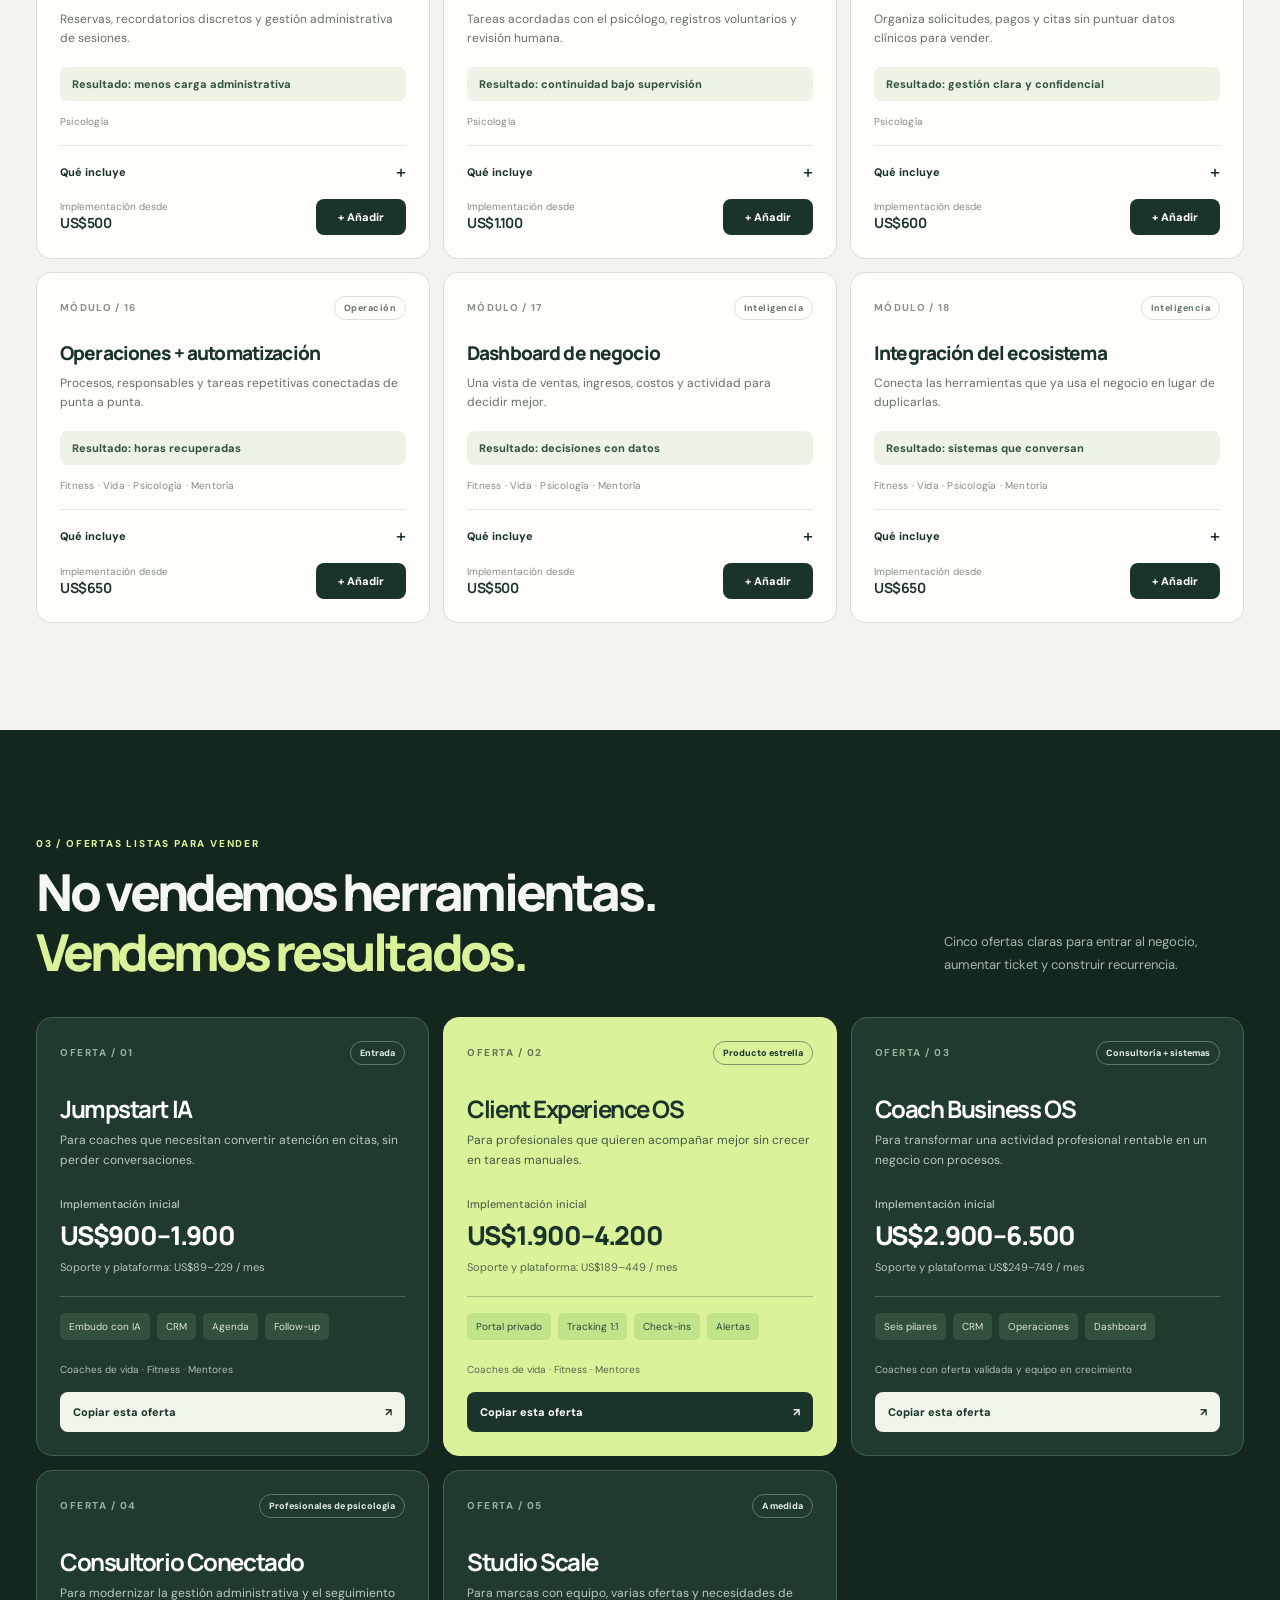
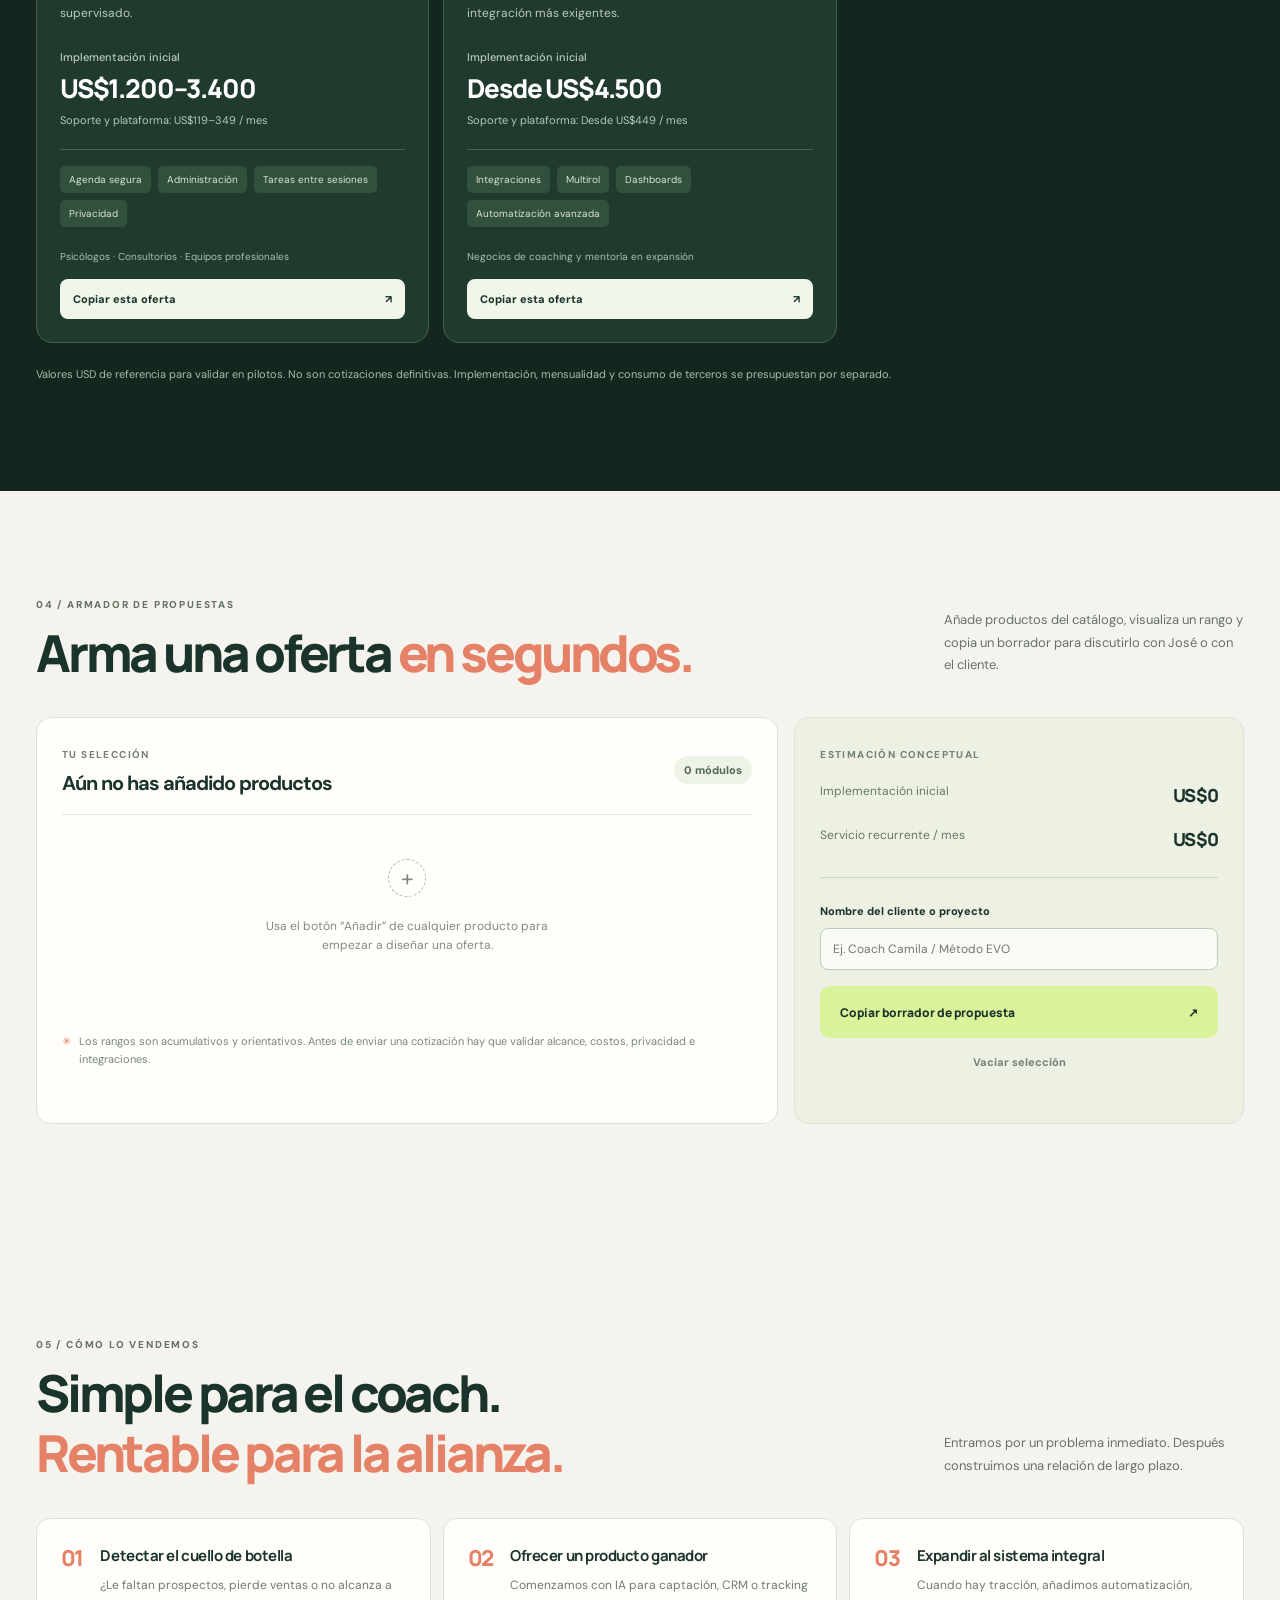
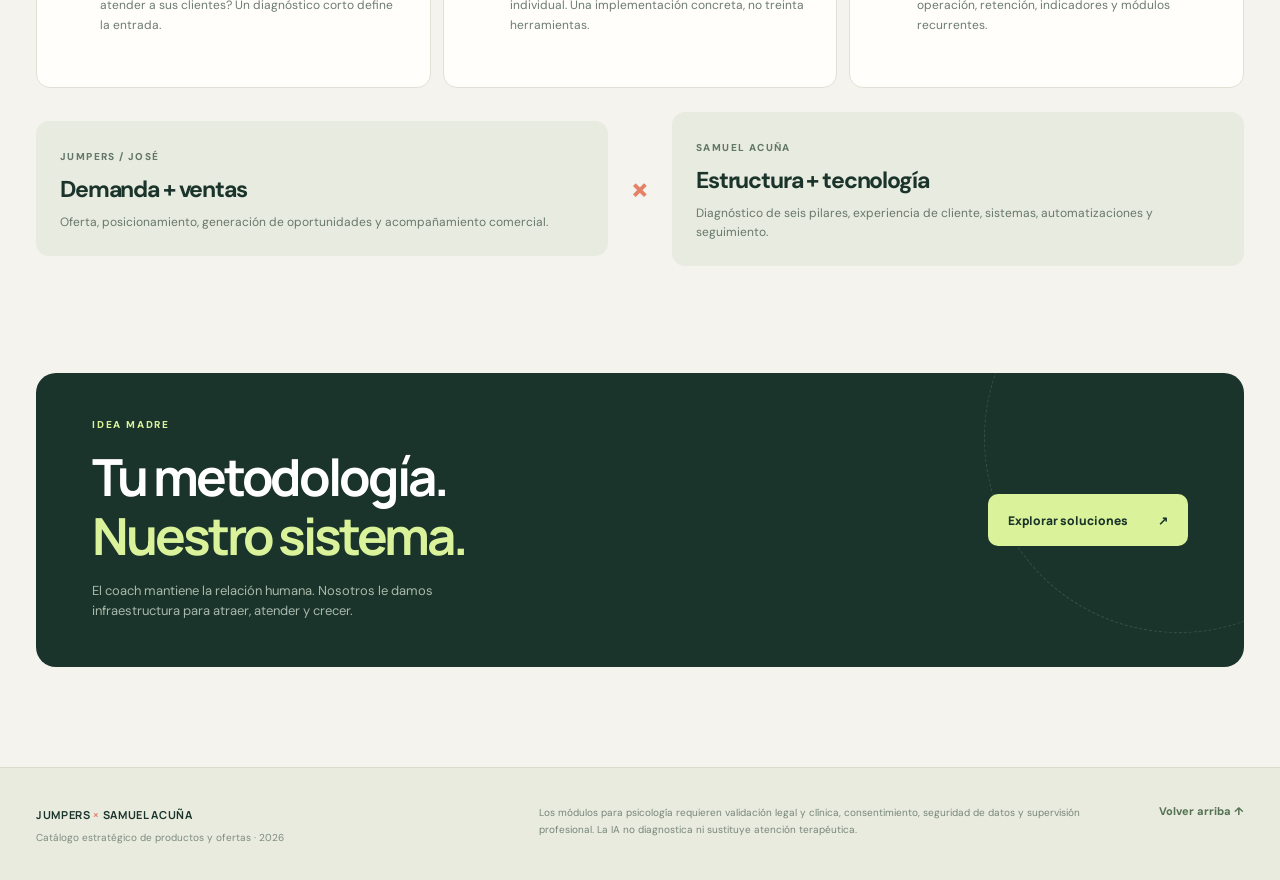
<file: jumpers/index.html>
<!doctype html>
<html lang="es">
<head>
  <meta charset="utf-8">
  <meta name="viewport" content="width=device-width, initial-scale=1">
  <meta name="theme-color" content="#f5f3ed">
  <meta name="description" content="Catálogo interactivo de ofertas y sistemas para coaches, psicólogos y mentores. Jumpers × Samuel Acuña.">
  <meta property="og:title" content="Jumpers × Samuel — Catálogo de soluciones">
  <meta property="og:description" content="Más clientes. Mejor experiencia. Negocios que escalan.">
  <title>Jumpers × Samuel | Catálogo de soluciones</title>
  <link rel="icon" href="data:image/svg+xml,%3Csvg xmlns='http://www.w3.org/2000/svg' viewBox='0 0 64 64'%3E%3Crect width='64' height='64' rx='16' fill='%231d342b'/%3E%3Cpath d='M18 23h18v18c0 10-7 15-18 13' fill='none' stroke='%23d9f59f' stroke-width='7' stroke-linecap='round'/%3E%3Ccircle cx='46' cy='18' r='6' fill='%23ed7d61'/%3E%3C/svg%3E">
  <link rel="preconnect" href="https://fonts.googleapis.com">
  <link rel="preconnect" href="https://fonts.gstatic.com" crossorigin>
  <link href="https://fonts.googleapis.com/css2?family=DM+Sans:wght@400;500;600;700&family=Manrope:wght@400;500;600;700;800&display=swap" rel="stylesheet">
  <link rel="stylesheet" href="styles.css">
  <script src="app.js" defer></script>
</head>
<body>
  <a class="skip" href="#ofertas">Ir al catálogo</a>
  <div class="announcement">
    <span class="pulse"></span> Catálogo de soluciones 2026 <span class="slash">/</span> Versión comercial de trabajo
  </div>
  <header class="site-header">
    <div class="shell header-inner">
      <a class="identity" href="#inicio" aria-label="Volver al inicio">
        <span class="brand-mark">J<span class="brand-cross">×</span>S<span class="brand-dot">.</span></span>
        <span class="brand-name">JUMPERS <span>×</span> SAMUEL ACUÑA <small>SYSTEMS STUDIO</small></span>
      </a>
      <nav class="main-nav" aria-label="Navegación">
        <a href="#productos">Productos</a>
        <a href="#paquetes">Paquetes</a>
        <a href="#ruta">Cómo venderlo</a>
      </nav>
      <a href="#constructor" class="nav-cta">Armar propuesta <span aria-hidden="true">↗</span></a>
    </div>
  </header>

  <main id="inicio">
    <section class="hero shell">
      <div class="hero-copy">
        <div class="eyebrow"><span class="mini-star">✳</span> ALIANZA ESTRATÉGICA / COACHING ECONOMY</div>
        <h1>De vender sesiones a construir un <em>negocio que escala.</em></h1>
        <p>Soluciones listas para ofrecer a coaches, psicólogos y mentores. Captación con IA, seguimiento inteligente y sistemas que liberan tiempo.</p>
        <div class="hero-actions">
          <a href="#productos" class="btn btn-dark">Explorar productos <span>↗</span></a>
          <a href="#paquetes" class="btn btn-outline">Ver paquetes <span>→</span></a>
        </div>
        <div class="hero-metrics">
          <div><strong>4</strong><span>perfiles</span></div>
          <div><strong id="product-total">16</strong><span>productos</span></div>
          <div><strong>5</strong><span>ofertas empaquetadas</span></div>
        </div>
      </div>
      <div class="hero-visual" aria-label="Diagrama del ecosistema comercial y de seguimiento">
        <div class="visual-topline"><span>THE GROWTH ENGINE</span><span class="live-indicator">● SISTEMA CONECTADO</span></div>
        <div class="orbit orbit-a"></div><div class="orbit orbit-b"></div>
        <div class="system-center"><span>J×S</span><small>BUSINESS<br>OPERATING<br>SYSTEM</small></div>
        <div class="floating-node node-leads"><span class="node-icon">↗</span><span><small>01 / CAPTACIÓN</small><strong>Embudos con IA</strong></span></div>
        <div class="floating-node node-client"><span class="node-icon">◈</span><span><small>02 / EXPERIENCIA</small><strong>Tracking inteligente</strong></span></div>
        <div class="floating-node node-business"><span class="node-icon">▤</span><span><small>03 / OPERACIÓN</small><strong>CRM + Automatización</strong></span></div>
        <div class="visual-bottom"><span>UNA INFRAESTRUCTURA.</span><span>MÚLTIPLES NEGOCIOS.</span></div>
      </div>
    </section>

    <section class="strip">
      <div class="shell strip-inner">
        <span>EL MODELO</span>
        <strong>Jumpers atrae y ayuda a vender</strong>
        <span class="strip-arrow">→</span>
        <strong>Samuel estructura y automatiza</strong>
        <span class="strip-arrow">→</span>
        <strong>El coach puede crecer mejor</strong>
      </div>
    </section>

    <section class="shell segments section" id="perfiles">
      <div class="section-heading">
        <div><div class="overline">01 / A QUIÉN VENDEMOS</div><h2>Un sistema. <em>Cuatro mercados.</em></h2></div>
        <p>Elige el perfil y verás los productos más relevantes. No todos necesitan lo mismo.</p>
      </div>
      <div class="segment-tabs" id="segment-tabs" role="group" aria-label="Filtrar por perfil">
        <button type="button" data-profile="todos" class="segment-tab active" aria-pressed="true"><span class="segment-symbol">✳</span><span>Todos los perfiles</span></button>
        <button type="button" data-profile="fitness" class="segment-tab" aria-pressed="false"><span class="segment-symbol">↗</span><span>Fitness & bienestar</span></button>
        <button type="button" data-profile="vida" class="segment-tab" aria-pressed="false"><span class="segment-symbol">◎</span><span>Coaches de vida</span></button>
        <button type="button" data-profile="psicologia" class="segment-tab" aria-pressed="false"><span class="segment-symbol">◌</span><span>Psicólogos</span></button>
        <button type="button" data-profile="mentoria" class="segment-tab" aria-pressed="false"><span class="segment-symbol">◇</span><span>Mentores</span></button>
      </div>
      <div class="segment-explainer" id="segment-explainer" aria-live="polite">Todos los sectores comparten una base de tecnología, ventas y operaciones; los módulos cambian según su metodología.</div>
    </section>

    <section class="shell section products-section" id="productos">
      <div class="section-heading">
        <div><div class="overline">02 / PRODUCTOS INDIVIDUALES</div><h2>Todo lo que <em>podemos vender.</em></h2></div>
        <p>Soluciones con un resultado concreto. Combínalas para construir ofertas personalizadas.</p>
      </div>
      <div class="catalog-toolbar">
        <div class="filter-scroll" id="category-filters" role="group" aria-label="Filtrar por necesidad">
          <button type="button" class="filter-pill selected" data-category="todos" aria-pressed="true">Todos</button>
          <button type="button" class="filter-pill" data-category="Captación" aria-pressed="false">Captación</button>
          <button type="button" class="filter-pill" data-category="Ventas" aria-pressed="false">Ventas</button>
          <button type="button" class="filter-pill" data-category="Experiencia" aria-pressed="false">Experiencia</button>
          <button type="button" class="filter-pill" data-category="Operación" aria-pressed="false">Operación</button>
          <button type="button" class="filter-pill" data-category="Inteligencia" aria-pressed="false">Inteligencia</button>
        </div>
        <label class="search-box"><span aria-hidden="true">⌕</span><span class="sr-only">Buscar producto</span><input id="search" type="search" placeholder="Buscar solución..." autocomplete="off"></label>
      </div>
      <div class="catalog-meta"><span id="results-label" aria-live="polite">Explora soluciones</span><button type="button" id="reset-filters" class="text-button">Limpiar filtros ↺</button></div>
      <div class="product-grid" id="product-grid"></div>
      <div class="empty-state" id="empty-state" hidden>No encontramos productos para esos filtros. <button type="button" id="clear-from-empty">Ver todo ↗</button></div>
    </section>

    <section class="dark-section section" id="paquetes">
      <div class="shell">
        <div class="section-heading section-heading-inverse">
          <div><div class="overline">03 / OFERTAS LISTAS PARA VENDER</div><h2>No vendemos herramientas.<br><em>Vendemos resultados.</em></h2></div>
          <p>Cinco ofertas claras para entrar al negocio, aumentar ticket y construir recurrencia.</p>
        </div>
        <div class="bundle-grid" id="bundle-grid"></div>
        <div class="pricing-footnote">Valores USD de referencia para validar en pilotos. No son cotizaciones definitivas. Implementación, mensualidad y consumo de terceros se presupuestan por separado.</div>
      </div>
    </section>

    <section class="shell section builder-section" id="constructor">
      <div class="section-heading">
        <div><div class="overline">04 / ARMADOR DE PROPUESTAS</div><h2>Arma una oferta <em>en segundos.</em></h2></div>
        <p>Añade productos del catálogo, visualiza un rango y copia un borrador para discutirlo con José o con el cliente.</p>
      </div>
      <div class="builder-layout">
        <div class="builder-main">
          <div class="builder-top"><div><span class="builder-kicker">TU SELECCIÓN</span><h3 id="selection-title">Aún no has añadido productos</h3></div><span class="builder-count" id="builder-count">0 módulos</span></div>
          <div id="builder-items" class="builder-items"><div class="builder-placeholder"><span>+</span><p>Usa el botón “Añadir” de cualquier producto para empezar a diseñar una oferta.</p></div></div>
          <div class="builder-addendum"><span>✳</span> Los rangos son acumulativos y orientativos. Antes de enviar una cotización hay que validar alcance, costos, privacidad e integraciones.</div>
        </div>
        <aside class="builder-summary">
          <span class="summary-label">ESTIMACIÓN CONCEPTUAL</span>
          <div class="summary-row"><span>Implementación inicial</span><strong id="setup-range">US$0</strong></div>
          <div class="summary-row"><span>Servicio recurrente / mes</span><strong id="monthly-range">US$0</strong></div>
          <div class="summary-divider"></div>
          <label for="proposal-name">Nombre del cliente o proyecto</label>
          <input id="proposal-name" placeholder="Ej. Coach Camila / Método EVO">
          <button type="button" class="btn btn-lime full-button" id="copy-proposal">Copiar borrador de propuesta <span>↗</span></button>
          <button type="button" class="clear-button" id="clear-builder">Vaciar selección</button>
          <div id="copy-feedback" class="copy-feedback" aria-live="polite"></div>
        </aside>
      </div>
    </section>

    <section class="shell section go-to-market" id="ruta">
      <div class="section-heading">
        <div><div class="overline">05 / CÓMO LO VENDEMOS</div><h2>Simple para el coach.<br><em>Rentable para la alianza.</em></h2></div>
        <p>Entramos por un problema inmediato. Después construimos una relación de largo plazo.</p>
      </div>
      <div class="steps">
        <article><span class="step-no">01</span><div><h3>Detectar el cuello de botella</h3><p>¿Le faltan prospectos, pierde ventas o no alcanza a atender a sus clientes? Un diagnóstico corto define la entrada.</p></div></article>
        <article><span class="step-no">02</span><div><h3>Ofrecer un producto ganador</h3><p>Comenzamos con IA para captación, CRM o tracking individual. Una implementación concreta, no treinta herramientas.</p></div></article>
        <article><span class="step-no">03</span><div><h3>Expandir al sistema integral</h3><p>Cuando hay tracción, añadimos automatización, operación, retención, indicadores y módulos recurrentes.</p></div></article>
      </div>
      <div class="roles">
        <div class="role-box"><span>JUMPERS / JOSÉ</span><h3>Demanda + ventas</h3><p>Oferta, posicionamiento, generación de oportunidades y acompañamiento comercial.</p></div>
        <div class="roles-times">×</div>
        <div class="role-box"><span>SAMUEL ACUÑA</span><h3>Estructura + tecnología</h3><p>Diagnóstico de seis pilares, experiencia de cliente, sistemas, automatizaciones y seguimiento.</p></div>
      </div>
    </section>

    <section class="shell final-callout">
      <div><span class="overline">IDEA MADRE</span><h2>Tu metodología.<br><em>Nuestro sistema.</em></h2><p>El coach mantiene la relación humana. Nosotros le damos infraestructura para atraer, atender y crecer.</p></div>
      <a href="#productos" class="btn btn-lime">Explorar soluciones <span>↗</span></a>
      <span class="callout-orb" aria-hidden="true"></span>
    </section>
  </main>
  <footer class="footer"><div class="shell footer-inner"><div><strong>JUMPERS <span>×</span> SAMUEL ACUÑA</strong><small>Catálogo estratégico de productos y ofertas · 2026</small></div><p>Los módulos para psicología requieren validación legal y clínica, consentimiento, seguridad de datos y supervisión profesional. La IA no diagnostica ni sustituye atención terapéutica.</p><a href="#inicio">Volver arriba ↑</a></div></footer>
</body>
</html>
</file>
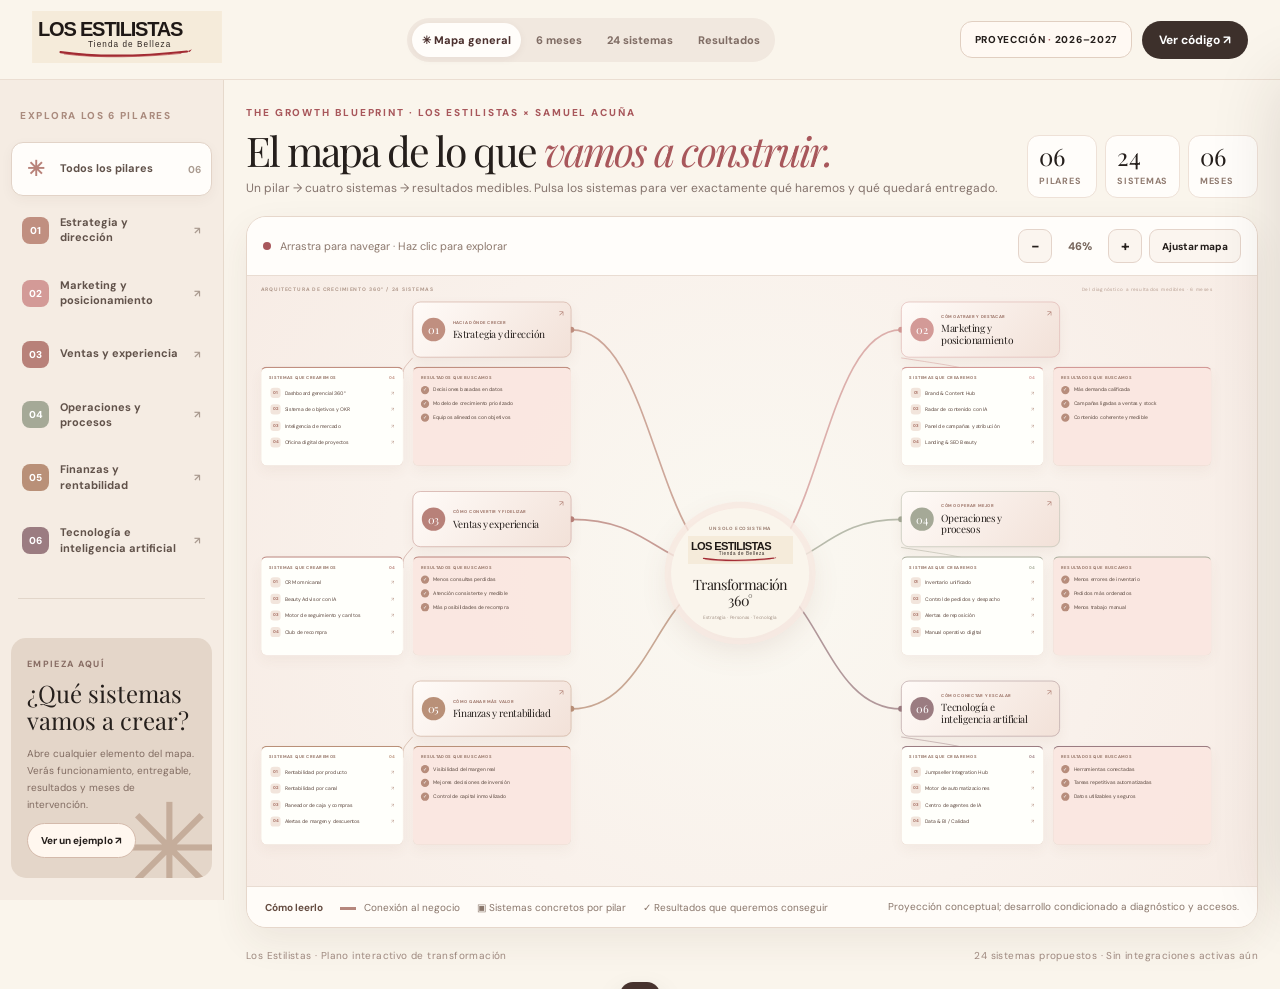
<file: los-estilistas/index.html>
<!doctype html>
<html lang="es">
<head>
<meta charset="utf-8">
<meta name="viewport" content="width=device-width,initial-scale=1">
<meta name="theme-color" content="#FAF5EC">
<meta name="description" content="Los Estilistas: mapa mental interactivo de los 24 sistemas empresariales propuestos, resultados y plan de transformación a seis meses.">
<title>Los Estilistas · Mapa de transformación empresarial</title>
<link rel="icon" type="image/svg+xml" href="./favicon.svg">
<link rel="apple-touch-icon" href="./favicon.svg">
<link rel="preconnect" href="https://fonts.googleapis.com">
<link rel="preconnect" href="https://fonts.gstatic.com" crossorigin>
<link href="https://fonts.googleapis.com/css2?family=DM+Sans:wght@400;500;600;700;800&family=Playfair+Display:ital,wght@0,400;0,500;0,600;1,400&display=swap" rel="stylesheet">
<style>
:root{--cream:#faf5ec;--paper:#fffdfa;--ink:#251f1c;--muted:#8a7b75;--terracotta:#a8575b;--rose:#f1ddd8;--line:#e9dfd6;--soft:#f7eee7;--green:#e6e9de;--shadow:0 14px 36px rgba(79,54,43,.075)}
*{box-sizing:border-box}html{scroll-behavior:smooth}body{background:var(--cream);color:var(--ink);margin:0;font-family:'DM Sans',Arial,sans-serif;-webkit-font-smoothing:antialiased}button,input,select{font:inherit}button{cursor:pointer;color:inherit}a{color:inherit;text-decoration:none}[hidden]{display:none!important}:focus-visible{outline:3px solid #b8797a;outline-offset:3px}.serif{font-family:'Playfair Display',Georgia,serif;font-weight:400}.eyebrow{color:var(--terracotta);font-size:10px;font-weight:800;text-transform:uppercase;letter-spacing:.19em}.small{font-size:11px;color:var(--muted)}.header{height:80px;position:sticky;top:0;z-index:40;background:rgba(250,245,236,.96);border-bottom:1px solid #ebded2;backdrop-filter:blur(16px);display:flex;align-items:center;justify-content:space-between;padding:0 clamp(17px,2.5vw,40px);gap:24px}.head-left{display:flex;gap:21px;align-items:center;min-width:0}.logo-img{width:190px;height:60px;object-fit:contain;object-position:left center;mix-blend-mode:multiply}.brand-line{border-left:1px solid #dbc8be;height:35px;padding-left:20px;display:flex;align-items:center}.brand-line span{font-size:10px;font-weight:700;letter-spacing:.12em;line-height:1.55;text-transform:uppercase;color:#87736a}.head-tabs{display:flex;gap:5px;background:#f1e8df;padding:5px;border-radius:50px;align-items:center}.head-tabs button{border:0;background:transparent;border-radius:50px;font-weight:800;font-size:11px;padding:11px 15px;white-space:nowrap;color:#806d65;transition:.2s}.head-tabs button:hover{color:#ad5d5f}.head-tabs button.active{background:var(--paper);color:#4b302e;box-shadow:0 2px 9px rgba(71,42,40,.06)}.header-right{display:flex;align-items:center;gap:10px}.header-right .pill{white-space:nowrap;padding:11px 14px;border:1px solid #e1cfc1;background:#fff9f3;font-size:10px;border-radius:12px;font-weight:800;letter-spacing:.07em}.header-right .pill span{color:var(--terracotta)}.header-right .share{font-size:12px;border:0;background:#3d302b;color:white;border-radius:100px;padding:11px 17px;font-weight:700}.screen{display:grid;grid-template-columns:250px minmax(0,1fr);min-height:calc(100vh - 80px)}.sidebar{background:#f5ece3;border-right:1px solid #e6d9cc;padding:28px 19px;position:sticky;top:80px;align-self:start;height:calc(100vh - 80px);display:flex;flex-direction:column;overflow:auto}.sidebar-intro{font-size:10px;color:#aa8b7e;letter-spacing:.17em;font-weight:800;margin:7px 9px 20px}.filter-btn{border:1px solid transparent;background:none;border-radius:12px;padding:12px 10px;display:flex;align-items:center;gap:11px;width:100%;text-align:left;font-size:11px;font-weight:700;color:#61524a;transition:.2s;margin-bottom:6px}.filter-btn:hover{background:#fff9f4}.filter-btn.active{background:#fffdfa;border-color:#e2d3c7;box-shadow:0 4px 13px rgba(69,45,32,.045)}.filter-btn>span:nth-child(2){flex:1;line-height:1.4}.filter-btn>span:last-child{font-size:10px;color:#aa9b90}.filter-star{font-size:21px;color:#b88279;min-width:27px;text-align:center}.filter-dot{width:27px;height:27px;border-radius:8px;color:#fff;display:grid;place-items:center;font-size:10px;font-weight:800;flex:none}.sidebar-divider{border-top:1px solid #e2d6ca;margin:23px 7px}.sidebar-panel{margin-top:auto;border-radius:15px;background:#e4d6c9;padding:20px 16px;position:relative;overflow:hidden}.sidebar-panel:after{content:'✳';position:absolute;right:-10px;bottom:-35px;color:#c5ad9b;font-size:125px;line-height:1}.sidebar-panel>*{position:relative;z-index:1}.sidebar-panel small{display:block;font-size:9px;text-transform:uppercase;letter-spacing:.15em;font-weight:800;color:#886d64}.sidebar-panel h3{font:400 24px/1.15 'Playfair Display',serif;margin:10px 0}.sidebar-panel p{font-size:10px;line-height:1.7;color:#806b61}.sidebar-panel button{background:#fff7ef;border:1px solid #d4baab;border-radius:100px;padding:10px 13px;font-size:10px;font-weight:800}.content{min-width:0}.view{padding:25px 30px 60px;max-width:1860px;margin:0 auto}.mapview{padding:20px 24px 25px}.view-intro{display:flex;justify-content:space-between;align-items:end;gap:25px;margin-bottom:18px}.view-intro h1{font:400 clamp(31px,3.2vw,50px)/1.09 'Playfair Display',Georgia,serif;letter-spacing:-.048em;margin:7px 0 6px}.view-intro h1 em{color:var(--terracotta)}.view-intro p{font-size:12px;color:#84736c;line-height:1.65;margin:0;max-width:780px}.stats{display:flex;gap:8px;flex-wrap:wrap;justify-content:flex-end}.stat{background:#fffdfa;border:1px solid #eee1d7;border-radius:12px;padding:9px 14px;min-width:92px}.stat b{font:400 24px 'Playfair Display',Georgia,serif;display:block;line-height:1}.stat span{font-size:9px;color:#907b70;font-weight:700;text-transform:uppercase;letter-spacing:.08em}.map-frame{background:#fdf9f4;border-radius:20px;border:1px solid #e6d7cb;overflow:hidden;box-shadow:var(--shadow)}.map-toolbar{display:flex;justify-content:space-between;align-items:center;gap:10px;padding:12px 16px;background:#fffdfa;border-bottom:1px solid #e9dcd2}.map-help{display:flex;align-items:center;gap:9px;font-size:11px;color:#8d796e}.legend-dot{width:8px;height:8px;border-radius:50%;background:var(--terracotta);display:inline-block}.map-actions{display:flex;gap:7px;align-items:center}.zoom-btn{min-width:34px;height:34px;border:1px solid #e4d4ca;border-radius:9px;background:#fbf5ef;font-size:15px;font-weight:700}.zoom-btn:hover{background:#f1e3da}.zoom-val{font-size:11px;color:#76655b;min-width:42px;text-align:center;font-weight:800}.fit-btn{padding:8px 12px;font-size:10px;font-weight:800}.map-scroll{overflow:auto;max-height:73vh;min-height:610px;background:radial-gradient(circle at 50% 48%,#faf8f1 5%,#f9f1eb 61%,#f7ece5 100%);cursor:grab;scrollbar-width:thin;scrollbar-color:#dbc7b7 transparent;touch-action:pan-x pan-y}.map-scroll.dragging{cursor:grabbing;user-select:none}.map-sizer{width:2130px;height:1295px;position:relative}.map-stage{width:2130px;height:1295px;position:absolute;inset:0;transform-origin:top left;background-image:radial-gradient(#d9c8bb 0.8px,transparent .8px);background-size:26px 26px}.lines{position:absolute;inset:0;width:100%;height:100%;pointer-events:none}.map-subheading{position:absolute;top:22px;left:30px;font-size:11px;font-weight:800;letter-spacing:.17em;text-transform:uppercase;color:#b19a8d}.map-subheading-right{position:absolute;top:23px;right:31px;color:#b59c8f;font-size:10px;letter-spacing:.12em}.hub{position:absolute;left:922px;top:505px;width:300px;height:282px;background:#faf5ec;border-radius:50%;box-shadow:0 0 0 14px rgba(248,233,225,.8),0 22px 70px rgba(129,85,73,.14);display:flex;align-items:center;justify-content:center;flex-direction:column;z-index:4;text-align:center}.hub img{width:229px;height:80px;object-fit:contain;mix-blend-mode:multiply}.hub strong{font:400 31px/1.1 'Playfair Display',Georgia,serif;letter-spacing:-.04em;margin:16px 0 7px}.hub span{font-size:10px;color:#9b7f72;text-transform:uppercase;letter-spacing:.15em;font-weight:800}.hub small{font-size:10px;color:#a49387;margin-top:8px}.branch{position:absolute;width:675px;height:345px;transition:opacity .24s,filter .24s}.branch.muted-branch{opacity:.20;filter:saturate(.6)}.branch.chosen-branch{z-index:3}.pillar-node{position:absolute;top:0;width:345px;height:121px;padding:18px 19px;display:flex;align-items:center;text-align:left;gap:16px;border:1.5px solid var(--branch);border-radius:17px;background:linear-gradient(130deg,#fffbf8,#f2e1d8);box-shadow:0 12px 28px rgba(126,87,73,.07);transition:transform .2s,box-shadow .2s}.pillar-node:hover{transform:translateY(-3px);box-shadow:0 16px 35px rgba(99,59,50,.12)}.branch.left .pillar-node{left:330px}.branch.right .pillar-node{left:0}.pillar-number{display:grid;place-items:center;flex:none;border-radius:50%;width:51px;height:51px;background:var(--branch);color:#fff;font:400 24px 'Playfair Display',Georgia,serif}.pillar-node small{display:block;color:#9b7266;font-size:9px;font-weight:800;text-transform:uppercase;letter-spacing:.1em;margin-bottom:7px}.pillar-node strong{display:block;max-width:216px;font:400 22px/1.12 'Playfair Display',serif;letter-spacing:-.025em}.pillar-arrow{position:absolute;right:16px;top:14px;font-size:16px;color:#ae7b6f}.branch-children{position:absolute;top:141px;left:0;display:grid;grid-template-columns:310px 345px;gap:20px;width:675px}.systems-box,.outcomes-box{border:1px solid #eadbd1;border-top:3px solid var(--branch);border-radius:13px;background:rgba(255,255,251,.97);padding:15px 17px;min-height:216px;box-shadow:0 12px 28px rgba(109,74,60,.05)}.outcomes-box{background:rgba(250,231,224,.92)}.mini-title{display:flex;justify-content:space-between;align-items:center;color:#947366;font-weight:800;font-size:9px;letter-spacing:.12em;white-space:nowrap;margin-bottom:9px}.mini-title span{color:var(--branch)}.system-leaf{width:100%;display:flex;align-items:center;gap:9px;border:0;border-radius:6px;background:transparent;text-align:left;padding:7px 3px;color:#59433a;font-size:11px;line-height:1.3;transition:.16s}.system-leaf:hover,.system-leaf.leaf-active{background:#f7eae4;color:#8a4e4e}.leaf-dot{width:22px;height:22px;display:grid;place-items:center;background:#f2e5dc;border-radius:7px;color:#a56c60;font-size:9px;font-weight:800;flex:none}.system-leaf>span:nth-child(2){flex:1}.leaf-arrow{color:#bd9d90}.outcome-leaf{display:flex;align-items:flex-start;gap:9px;font-size:11px;line-height:1.58;color:#57443c;margin:12px 0}.check-icon{width:18px;height:18px;background:#b78d7c;display:grid;place-items:center;border-radius:50%;font-size:11px;color:white;flex:none}.legend{display:flex;flex-wrap:wrap;gap:17px;align-items:center;padding:13px 18px;border-top:1px solid #e9dcd2;background:#fffcf8;color:#89766b;font-size:10px}.legend strong{color:#654c41}.legend i{display:inline-block;width:16px;height:3px;background:#b6877d;margin-right:5px;vertical-align:middle}.legend .legal{margin-left:auto;max-width:380px;text-align:right;line-height:1.4}
.drawer{position:fixed;right:0;top:80px;bottom:0;z-index:60;width:min(480px,100vw);background:#fffcf8;border-left:1px solid #e1d2c7;box-shadow:-25px 0 65px rgba(57,32,28,.14);transform:translateX(105%);transition:transform .26s ease;overflow:auto;padding:22px 28px 37px}.drawer.visible{transform:translateX(0)}.drawer-head{display:flex;align-items:center;justify-content:space-between;border-bottom:1px solid #e8dbd1;padding-bottom:16px;margin-bottom:22px}.drawer-head strong{font-size:11px;letter-spacing:.14em;color:#98766a}.drawer-head button{border:1px solid #e5d7cd;background:#faf1e9;border-radius:50%;width:35px;height:35px;font-size:19px;display:grid;place-items:center}.drawer-eyebrow{font-size:10px;color:#b46968;font-weight:800;letter-spacing:.16em;margin-top:5px}.drawer h2{font:400 41px/1.13 'Playfair Display',Georgia,serif;letter-spacing:-.048em;margin:15px 0 13px}.drawer-sub{font-size:13px;color:#806b61;line-height:1.8}.drawer-section-label{font-size:10px;color:#a76d61;font-weight:800;letter-spacing:.14em;text-transform:uppercase;margin-top:28px;margin-bottom:12px}.drawer-small{font-size:12px;line-height:1.85;color:#6f6059}.drawer-system-list{display:grid;gap:10px}.drawer-system-list button{border:1px solid #e9dacf;background:#fbf6f1;border-radius:12px;padding:15px;text-align:left}.drawer-system-list button strong{display:block;font-size:14px;color:#4f342e;margin-bottom:5px}.drawer-system-list button span{display:block;font-size:11px;line-height:1.7;color:#836f66}.drawer-system-list button em{display:block;font-size:10px;font-style:normal;font-weight:800;color:#ae7770;margin-top:9px}.nice-list{padding-left:16px;color:#69574e;font-size:12px;line-height:1.85}.nice-list li{margin-bottom:6px}.benefit{border-radius:12px;background:#f5e5df;color:#6d453e;padding:17px;font-size:13px;font-weight:700;line-height:1.7;display:flex;gap:13px}.benefit span{color:#ad6664;font-size:18px}.mchips{display:flex;flex-wrap:wrap;gap:7px}.mchip{background:#f2e5dc;border:1px solid #e2cec3;color:#8a594f;border-radius:30px;font-size:10px;padding:7px 13px;font-weight:800}.soft-info{border-radius:12px;padding:17px;background:#eff0e7;margin-top:28px}.soft-info strong{font-size:12px}.soft-info p{font-size:11px;color:#696e62;line-height:1.7;margin-bottom:0}.step-guide{display:flex;gap:15px;align-items:start;padding:15px 0;border-bottom:1px solid #eee5de}.step-guide span{font:400 25px 'Playfair Display',Georgia,serif;color:#bd8980}.step-guide p{margin:0;font-size:12px;line-height:1.8;color:#745f55}
.inner-heading{display:flex;justify-content:space-between;align-items:end;gap:30px;margin:24px 0 30px}.inner-heading h1{font:400 clamp(36px,4vw,59px)/1.12 'Playfair Display',serif;letter-spacing:-.055em;margin:10px 0}.inner-heading h1 em{color:#aa5d60}.inner-heading p{max-width:405px;line-height:1.8;color:#8a7970;font-size:12px}.month-tabs{display:flex;gap:10px;overflow-x:auto;padding-bottom:14px;margin-bottom:12px}.month-tabs button{flex:1;min-width:138px;border:1px solid #e4d4c7;border-radius:13px;background:#fffaf6;text-align:left;padding:17px 16px;transition:.2s}.month-tabs button.active{background:#5a3b37;border-color:#5a3b37;color:white}.month-tabs button strong{font:400 27px 'Playfair Display',Georgia,serif;display:block}.month-tabs button span{display:block;font-size:11px;line-height:1.5;margin-top:7px}.month-summary{background:#f0e0d8;border-radius:20px;padding:29px 33px;display:flex;justify-content:space-between;align-items:center;gap:25px;margin:19px 0 22px}.month-summary h2{font:400 33px/1.2 'Playfair Display',serif;margin:7px 0}.month-summary p{font-size:12px;line-height:1.8;color:#856a5c;max-width:640px;margin:0}.month-result{background:#fff9f4;border-radius:13px;padding:17px;max-width:320px;min-width:210px;font-size:12px;line-height:1.7}.month-result small{display:block;letter-spacing:.1em;text-transform:uppercase;font-weight:800;font-size:9px;color:#a46f63;margin-bottom:5px}.month-grid{display:grid;grid-template-columns:repeat(3,minmax(0,1fr));gap:14px}.month-row{background:#fffdfa;border:1px solid #ecded2;border-radius:17px;padding:24px;display:flex;flex-direction:column}.month-row-head{display:flex;gap:12px;align-items:center}.month-row-number{height:38px;width:38px;border-radius:11px;background:#f1e0d8;color:#94675b;display:grid;place-items:center;font:400 21px 'Playfair Display',serif}.month-row-head small{font-size:9px;color:#aa7869;font-weight:800;letter-spacing:.1em}.month-row h3{font:400 20px/1.2 'Playfair Display',serif;margin:3px 0}.month-row ul{padding-left:19px;font-size:12px;line-height:1.85;color:#715d53;flex:1}.month-row li{margin-bottom:6px}.month-row-bottom{padding-top:13px;border-top:1px solid #eee2da;display:flex;gap:6px;flex-wrap:wrap}.month-row-bottom button{font-size:9px;background:#f6ece6;border:1px solid #eadcd2;border-radius:20px;padding:8px 10px;color:#855d51;font-weight:700}
.searchbar{display:flex;gap:10px;align-items:center;margin:10px 0 24px}.searchbar input,.searchbar select{padding:14px 15px;border:1px solid #e3d2c8;border-radius:12px;background:#fffdfa;color:#614c44}.searchbar input{flex:1;min-width:0}.searchbar select{min-width:190px}.searchbar strong{font-size:11px;color:#937d71;white-space:nowrap}.catalog-grid,.outcomes-grid{display:grid;grid-template-columns:repeat(3,minmax(0,1fr));gap:15px}.catalog-card{border:1px solid #e9dacf;background:#fffdfa;border-radius:18px;padding:25px;text-align:left;display:flex;flex-direction:column;min-height:330px;transition:.2s}.catalog-card:hover{transform:translateY(-3px);border-color:#d0ac9c;box-shadow:var(--shadow)}.catalog-number{font-size:10px;font-weight:800;color:#b17668;letter-spacing:.1em}.catalog-card h3{font:400 25px/1.13 'Playfair Display',serif;letter-spacing:-.035em;margin:15px 0 9px}.catalog-card p{font-size:12px;line-height:1.8;color:#837067;margin:0 0 14px}.catalog-result{margin-top:auto;padding:13px;background:#f6eae4;border-radius:12px}.catalog-result span{font-size:9px;font-weight:800;color:#ab7167;letter-spacing:.07em;display:block;margin-bottom:8px}.catalog-result strong{display:block;font-size:12px;color:#6b4840;line-height:1.55}.catalog-foot{font-size:10px;color:#958179;display:flex;justify-content:space-between;align-items:center;padding-top:17px}.catalog-foot span{font-size:20px;color:#a36e63}
.outcomes-card{border:1px solid #e9d9ce;background:#fffbf6;border-radius:19px;padding:31px;min-height:335px}.outcomes-card:nth-child(2),.outcomes-card:nth-child(5){background:#f6e7e0}.outcomes-card:nth-child(4){background:#eff0e7}.outcomes-number{font:400 53px 'Playfair Display',serif;color:#ba8f7f}.outcomes-card h3{font:400 29px/1.18 'Playfair Display',serif;letter-spacing:-.04em;margin:10px 0 22px}.outcomes-card small{font-size:9px;letter-spacing:.13em;color:#a46e62;font-weight:800}.outcome-point{display:flex;gap:10px;align-items:start;font-size:12px;line-height:1.7;color:#665348}.outcome-point b{background:#b58677;color:#fff;border-radius:50%;height:18px;width:18px;flex:none;display:grid;place-items:center;font-size:10px}.outcomes-kpis{border-top:1px solid #e3d6cb;padding-top:18px;margin-top:22px}.outcomes-kpis span{font-size:11px;color:#827063;display:block;line-height:1.7;margin-top:6px}.view-foot{margin-top:32px;padding:24px;background:#f0e7de;border-radius:14px;display:flex;justify-content:space-between;align-items:center;gap:20px}.view-foot p{font-size:12px;line-height:1.8;color:#745f52;max-width:760px;margin:0}.action{border:0;background:#4b3631;color:white;border-radius:100px;padding:13px 18px;font-size:11px;font-weight:800;white-space:nowrap}.action:hover{background:#745047}.action.ghost{background:#fffbf6;color:#74574b;border:1px solid #dbc6b7}.view-buttons{display:flex;flex-wrap:wrap;gap:8px}.footer{font-size:10px;letter-spacing:.04em;color:#9d887e;margin-top:20px;display:flex;justify-content:space-between;gap:10px;line-height:1.6}.toast{position:fixed;bottom:22px;left:50%;transform:translate(-50%,130px);background:#47332e;color:white;padding:13px 20px;border-radius:90px;font-size:12px;box-shadow:0 14px 30px #0002;transition:.2s;z-index:100}.toast.show{transform:translate(-50%,0)}
@media(max-width:1400px){.brand-line{display:none}.head-tabs button{padding:10px}.view{padding-left:22px;padding-right:22px}.stats .stat{min-width:70px}.stat{padding:8px 11px}.sidebar{padding:22px 11px}.screen{grid-template-columns:224px minmax(0,1fr)}.catalog-grid,.outcomes-grid,.month-grid{grid-template-columns:repeat(2,minmax(0,1fr))}}
@media(max-width:950px){.header{height:auto;min-height:75px;flex-wrap:wrap;padding:8px 17px}.logo-img{height:47px;width:162px}.head-tabs{order:3;width:100%;justify-content:space-around}.head-tabs button{flex:1}.header-right .pill{display:none}.screen{display:block}.sidebar{position:relative;top:0;height:auto;padding:8px 12px;background:#f7ede4}.sidebar-intro,.sidebar-divider,.sidebar-panel{display:none}.sidebar .filters{display:flex;gap:7px;overflow-x:auto;padding:5px 0}.filter-btn{min-width:165px;width:auto;flex:none;white-space:nowrap;margin-bottom:0;padding:9px}.view-intro{display:block}.view-intro p{margin-bottom:13px}.stats{justify-content:flex-start}.map-scroll{max-height:calc(100vh - 260px);min-height:510px}.drawer{top:0;z-index:90}.month-grid{grid-template-columns:repeat(2,minmax(0,1fr))}}
@media(max-width:600px){.header-right .share{display:none}.header{gap:5px}.head-tabs{overflow:auto}.head-tabs button{font-size:10px;padding:8px 9px}.view{padding:17px 12px 35px}.mapview{padding:15px 9px 30px}.view-intro h1{font-size:37px}.view-intro p{font-size:11px}.stat{min-width:70px}.stat b{font-size:21px}.stat span{font-size:8px}.map-toolbar{padding:10px 8px}.map-help{font-size:10px;max-width:160px}.fit-btn{display:none}.zoom-btn{min-width:29px;height:29px}.map-scroll{height:67vh;min-height:470px;max-height:67vh}.legend{font-size:9px;gap:7px;padding:11px}.legend .legal{display:none}.drawer{padding:18px}.drawer h2{font-size:36px}.inner-heading{display:block}.inner-heading h1{font-size:40px}.month-summary{display:block;padding:23px}.month-summary h2{font-size:26px}.month-result{margin-top:18px;max-width:none}.month-grid,.catalog-grid,.outcomes-grid{grid-template-columns:1fr}.searchbar{flex-wrap:wrap}.searchbar input,.searchbar select{width:100%;flex:auto}.view-foot{display:block;padding:20px}.view-buttons{margin-top:15px}.footer{display:block}}
@media print{.header,.sidebar,.map-toolbar,.drawer,.toast,.view-foot,.footer{display:none!important}.screen{display:block}.view{display:none!important}#view-systems{display:block!important}.catalog-grid{grid-template-columns:repeat(2,1fr)}.catalog-card{min-height:0;break-inside:avoid}.view{padding:0}.catalog-card{padding:15px}}
</style>
</head>
<body>
<header class="header">
  <div class="head-left">
    <a href="./" aria-label="Los Estilistas, ir al inicio"><img class="logo-img" src="./logo.svg" alt="Los Estilistas, Tienda de Belleza"></a>
    <span class="brand-line"><span>Mapa de transformación<br>empresarial · 6 meses</span></span>
  </div>
  <nav class="head-tabs" aria-label="Secciones">
    <button type="button" data-view="map" class="active" aria-pressed="true">✳ Mapa general</button>
    <button type="button" data-view="months" aria-pressed="false">6 meses</button>
    <button type="button" data-view="systems" aria-pressed="false">24 sistemas</button>
    <button type="button" data-view="outcomes" aria-pressed="false">Resultados</button>
  </nav>
  <div class="header-right"><span class="pill">PROYECCIÓN <span>·</span> 2026–2027</span><a class="share action" href="https://github.com/creatiart99/sistemas/tree/main/los-estilistas" target="_blank" rel="noopener noreferrer">Ver código ↗</a></div>
</header>
<div class="screen">
 <aside class="sidebar" aria-label="Seleccionar pilar">
  <div class="sidebar-intro">EXPLORA LOS 6 PILARES</div>
  <div class="filters" id="pillarFilters"></div>
  <div class="sidebar-divider"></div>
  <div class="sidebar-panel"><small>Empieza aquí</small><h3>¿Qué sistemas<br>vamos a crear?</h3><p>Abre cualquier elemento del mapa. Verás funcionamiento, entregable, resultados y meses de intervención.</p><button type="button" id="openFirst">Ver un ejemplo ↗</button></div>
 </aside>
 <main class="content">
  <section class="view mapview" id="view-map" aria-label="Mapa mental de transformación">
    <div class="view-intro">
      <div><span class="eyebrow">The growth blueprint · Los Estilistas × Samuel Acuña</span><h1>El mapa de lo que <em>vamos a construir.</em></h1><p>Un pilar → cuatro sistemas → resultados medibles. Pulsa los sistemas para ver exactamente qué haremos y qué quedará entregado.</p></div>
      <div class="stats"><div class="stat"><b>06</b><span>Pilares</span></div><div class="stat"><b>24</b><span>Sistemas</span></div><div class="stat"><b>06</b><span>Meses</span></div></div>
    </div>
    <div class="map-frame">
      <div class="map-toolbar"><span class="map-help"><span class="legend-dot"></span> Arrastra para navegar · Haz clic para explorar</span><div class="map-actions"><button class="zoom-btn" id="zoomOut" type="button" aria-label="Alejar">−</button><span class="zoom-val" id="zoomText">68%</span><button class="zoom-btn" id="zoomIn" type="button" aria-label="Acercar">+</button><button class="zoom-btn fit-btn" id="zoomFit" type="button">Ajustar mapa</button></div></div>
      <div class="map-scroll" id="mapScroll"><div class="map-sizer" id="mapSizer"><div class="map-stage" id="mapStage">
        <svg class="lines" id="mapLines" viewBox="0 0 2130 1295" preserveAspectRatio="none" aria-hidden="true"></svg>
        <div class="map-subheading">Arquitectura de crecimiento 360° / 24 sistemas</div><div class="map-subheading-right">Del diagnóstico a resultados medibles · 6 meses</div>
        <div class="hub"><span>Un solo ecosistema</span><img src="./logo.svg" alt="Los Estilistas"><strong>Transformación<br>360°</strong><small>Estrategia · Personas · Tecnología</small></div>
      </div></div></div>
      <div class="legend"><strong>Cómo leerlo</strong><span><i></i> Conexión al negocio</span><span>▣ Sistemas concretos por pilar</span><span>✓ Resultados que queremos conseguir</span><span class="legal">Proyección conceptual; desarrollo condicionado a diagnóstico y accesos.</span></div>
    </div>
    <div class="footer"><span>Los Estilistas · Plano interactivo de transformación</span><span>24 sistemas propuestos · Sin integraciones activas aún</span></div>
  </section>
  <section class="view" id="view-months" hidden>
    <div class="inner-heading"><div><span class="eyebrow">Ruta de implementación · 6 meses</span><h1>Del diagnóstico<br><em>a la ejecución.</em></h1></div><p>Selecciona un mes para identificar lo que haremos en cada una de las seis ramas y qué sistemas entrarán en construcción o prueba.</p></div>
    <div class="month-tabs" id="monthTabs" aria-label="Meses de trabajo"></div>
    <div class="month-summary"><div><span class="eyebrow">Nuestra prioridad en esta etapa</span><h2 id="monthTitle"></h2><p id="monthGoal"></p></div><div class="month-result"><small>Entregable global del mes</small><span id="monthDeliverable"></span></div></div>
    <div class="month-grid" id="monthRows"></div>
    <div class="view-foot"><p>La secuencia es una propuesta: dependencias técnicas, datos internos, disponibilidad del equipo y presupuesto pueden cambiar el cronograma.</p><div class="view-buttons"><button class="action" type="button" data-view="systems">Explorar los sistemas ↗</button></div></div>
  </section>
  <section class="view" id="view-systems" hidden>
    <div class="inner-heading"><div><span class="eyebrow">Inventario de sistemas propuestos</span><h1>Qué construimos.<br><em>Cómo funciona.</em></h1></div><p>24 proyectos concretos con dependencias, tecnología propuesta, entregables e indicadores. Haz clic en cada ficha para ver su especificación inicial.</p></div>
    <div class="searchbar"><input type="search" id="sysQuery" placeholder="Buscar CRM, inventario, rentabilidad, IA..." aria-label="Buscar sistemas"><select id="sysFilter" aria-label="Filtrar por pilar"><option value="all">Todos los pilares</option><option value="1">01 · Estrategia</option><option value="2">02 · Marketing</option><option value="3">03 · Ventas</option><option value="4">04 · Operaciones</option><option value="5">05 · Finanzas</option><option value="6">06 · Tecnología</option></select><strong id="sysCount"></strong></div>
    <div class="catalog-grid" id="systemGrid"></div>
    <div class="view-foot"><p><strong>Para pasar a implementación:</strong> cada sistema requiere un responsable, aprobación de alcance, validación de presupuesto y criterios de aceptación.</p><div class="view-buttons"><button class="action" id="exportCsv" type="button">↓ Descargar sistemas CSV</button><button class="action ghost" id="printPage" type="button">Imprimir</button></div></div>
  </section>
  <section class="view" id="view-outcomes" hidden>
    <div class="inner-heading"><div><span class="eyebrow">Cómo medimos el impacto</span><h1>Lo que queremos<br><em>lograr de verdad.</em></h1></div><p>Cada resultado se validará comparándolo con una línea de base real. No inventamos porcentajes ni declaramos mejoras antes de ejecutarlas.</p></div>
    <div class="outcomes-grid" id="outcomesGrid"></div>
    <div class="view-foot"><p><strong>Criterio de éxito:</strong> entregar sistemas que el equipo realmente use, con mejoras demostrables en procesos, experiencia del cliente, productividad o rentabilidad.</p><div class="view-buttons"><button class="action" type="button" data-view="months">Ver cómo lo conseguiremos ↗</button></div></div>
  </section>
 </main>
</div>
<aside id="inspector" class="drawer" aria-label="Detalle de la rama o sistema" aria-hidden="true"><div class="drawer-head"><strong>DETALLE DE LA ESTRATEGIA</strong><button id="closeInspector" type="button" aria-label="Cerrar panel">×</button></div><div id="inspectorBody"></div></aside>
<div class="toast" id="toast" role="status" aria-live="polite"></div>
<script src="./data.js"></script>
<script src="./app.js"></script>
</body></html>
</file>
<file: jumpers/styles.css>
:root{--cream:#f5f3ed;--paper:#fffefa;--ink:#1b342b;--muted:#66726c;--line:#dedfd5;--lime:#daf39b;--coral:#e48166;--green:#254638;--dark:#14271f;--shadow:0 18px 60px rgba(20,39,31,.08)}*{box-sizing:border-box}html{scroll-behavior:smooth;scroll-padding-top:105px}body{margin:0;background:var(--cream);color:var(--ink);font-family:'DM Sans',sans-serif;font-size:15px;-webkit-font-smoothing:antialiased}button,input{font:inherit}button,a{-webkit-tap-highlight-color:transparent}button{cursor:pointer}a{color:inherit;text-decoration:none}button:focus-visible,a:focus-visible,input:focus-visible,summary:focus-visible{outline:3px solid var(--coral);outline-offset:3px}::selection{background:var(--lime);color:var(--ink)}.shell{width:min(1240px,calc(100% - 72px));margin:0 auto}.sr-only{position:absolute;width:1px;height:1px;padding:0;margin:-1px;overflow:hidden;clip:rect(0,0,0,0);white-space:nowrap;border:0}.skip{position:absolute;left:-1000px;top:0;z-index:100;background:var(--lime);padding:12px}.skip:focus{left:12px}.announcement{height:31px;background:var(--ink);color:#dde2d5;display:flex;align-items:center;justify-content:center;gap:10px;font-size:10px;letter-spacing:.16em;font-weight:700;text-transform:uppercase}.pulse{display:inline-block;width:6px;height:6px;border-radius:50%;background:var(--lime);box-shadow:0 0 0 4px rgba(218,243,155,.12)}.slash{color:#8b9d89}.site-header{position:sticky;z-index:30;top:0;background:rgba(245,243,237,.93);backdrop-filter:blur(18px);border-bottom:1px solid rgba(28,49,38,.1)}.header-inner{height:80px;display:flex;justify-content:space-between;align-items:center;gap:18px}.identity{display:flex;align-items:center;gap:12px;flex:none}.brand-mark{display:flex;align-items:center;justify-content:center;width:43px;height:43px;border-radius:13px;background:var(--ink);color:var(--lime);font-family:Manrope,sans-serif;font-size:18px;font-weight:800;letter-spacing:-.13em;padding-right:4px}.brand-cross{font-size:10px;margin:0 2px;color:#fff}.brand-dot{color:var(--coral)}.brand-name{font-size:11px;font-family:Manrope,sans-serif;font-weight:800;letter-spacing:.09em;line-height:1.3;white-space:nowrap}.brand-name>span{color:var(--coral)}.brand-name small{display:block;color:#718078;font-size:9px;font-weight:700;margin-top:3px;letter-spacing:.2em}.main-nav{display:flex;gap:28px}.main-nav a{font-size:12px;font-weight:700;color:#596b5f;transition:color .2s}.main-nav a:hover{color:var(--ink)}.nav-cta{font-size:12px;font-weight:800;color:var(--ink);border:1px solid #aeb9ac;border-radius:99px;padding:12px 18px;white-space:nowrap}.nav-cta span{margin-left:12px;color:#56703a}.nav-cta:hover{background:var(--lime);border-color:var(--lime)}.hero{display:grid;grid-template-columns:1fr 1fr;align-items:center;gap:42px;padding-top:82px;padding-bottom:92px;min-height:660px}.eyebrow,.overline{font-size:10px;letter-spacing:.18em;text-transform:uppercase;font-weight:800;color:#647265;display:flex;align-items:center;gap:10px}.mini-star{color:var(--coral);font-size:24px;line-height:0}.hero h1,h2{font-family:Manrope,sans-serif;letter-spacing:-.063em}.hero h1{font-size:clamp(46px,5.3vw,77px);font-weight:800;line-height:1.065;margin:27px 0 23px;max-width:670px}.hero h1 em,.section h2 em,.final-callout h2 em{font-style:normal;color:var(--coral)}.hero-copy>p{font-size:16px;line-height:1.75;max-width:485px;color:#606d64}.hero-actions{display:flex;flex-wrap:wrap;gap:10px;margin-top:34px}.btn{display:inline-flex;align-items:center;justify-content:center;gap:30px;min-height:52px;padding:14px 19px;font-family:Manrope,sans-serif;font-size:12px;font-weight:800;border-radius:10px;border:1px solid transparent;transition:transform .18s,background .18s,border-color .18s}.btn:hover{transform:translateY(-2px)}.btn-dark{background:var(--ink);color:white}.btn-outline{background:transparent;border-color:#bac3b5;color:var(--ink)}.btn-lime{background:var(--lime);color:var(--ink)}.hero-metrics{display:flex;gap:30px;margin-top:55px}.hero-metrics>div{display:flex;gap:9px;align-items:baseline}.hero-metrics>div+div{padding-left:29px;border-left:1px solid #ccd3c7}.hero-metrics strong{font-family:Manrope,sans-serif;font-size:26px;line-height:1;font-weight:800;letter-spacing:-.05em}.hero-metrics span{font-size:11px;color:#718078;font-weight:700;max-width:90px}.hero-visual{height:535px;position:relative;border-radius:22px;overflow:hidden;background:#19352a;color:#f8f8f1;box-shadow:0 30px 70px rgba(20,45,35,.16);background-image:radial-gradient(circle at 51% 52%,rgba(212,242,155,.1),transparent 40%),linear-gradient(130deg,#213d30,#10271e)}.hero-visual:before{content:'';position:absolute;inset:0;opacity:.21;background-image:radial-gradient(#8faca0 .7px,transparent .7px);background-size:19px 19px}.visual-topline,.visual-bottom{position:absolute;z-index:5;left:26px;right:26px;display:flex;justify-content:space-between;align-items:center;font-family:Manrope,sans-serif;letter-spacing:.1em;font-size:9px;font-weight:800;color:#b2c5b4}.visual-topline{top:25px}.live-indicator{color:var(--lime)}.visual-bottom{bottom:24px}.orbit{position:absolute;border:1px dashed rgba(210,235,195,.28);border-radius:50%;left:50%;top:50%;transform:translate(-50%,-50%)}.orbit-a{width:390px;height:390px}.orbit-b{width:285px;height:285px;border-style:solid;border-color:rgba(210,235,195,.1)}.system-center{position:absolute;top:50%;left:50%;width:174px;height:174px;transform:translate(-50%,-50%);border-radius:50%;background:var(--lime);color:var(--ink);display:flex;align-items:center;justify-content:center;flex-direction:column;box-shadow:0 0 0 14px rgba(218,243,155,.08),0 0 0 30px rgba(218,243,155,.03)}.system-center>span{font-family:Manrope,sans-serif;font-size:37px;font-weight:800;letter-spacing:-.16em;margin-right:6px}.system-center small{font-size:8px;font-weight:800;letter-spacing:.14em;text-align:center;line-height:1.4;margin-top:7px}.floating-node{position:absolute;z-index:4;display:flex;align-items:center;gap:11px;min-width:191px;background:#fffef7;color:var(--ink);padding:12px;border-radius:12px;box-shadow:0 16px 22px rgba(7,20,12,.16);border:1px solid rgba(255,255,255,.6)}.floating-node .node-icon{width:35px;height:35px;flex:none;border-radius:9px;background:#ebf5df;display:grid;place-items:center;font-size:19px;color:#507a3d}.floating-node span span{display:block}.floating-node small{display:block;font-size:8px;font-weight:800;letter-spacing:.11em;color:#849186;margin-bottom:4px}.floating-node strong{font-size:11px;white-space:nowrap;font-weight:800}.node-leads{left:5%;top:22%}.node-client{right:3%;top:40%}.node-business{left:8%;bottom:20%}.strip{background:#e7eadb;border-top:1px solid #d9ddcb;border-bottom:1px solid #d9ddcb}.strip-inner{display:flex;justify-content:space-between;align-items:center;gap:13px;min-height:85px}.strip-inner>span:first-child{font-size:10px;color:#899383;letter-spacing:.16em;font-weight:800}.strip-inner strong{font-size:12px;font-weight:800;white-space:nowrap}.strip-arrow{color:var(--coral);font-size:22px}.section{padding-top:107px;padding-bottom:107px}.section-heading{display:flex;justify-content:space-between;align-items:end;gap:38px;margin-bottom:34px}.section-heading h2{font-size:clamp(32px,4vw,51px);line-height:1.18;font-weight:800;margin:12px 0 0}.section-heading>p{font-size:13px;line-height:1.75;max-width:300px;color:#66726b;margin:0 0 6px}.segment-tabs{display:grid;grid-template-columns:repeat(5,1fr);gap:9px}.segment-tab{display:flex;min-height:121px;flex-direction:column;align-items:flex-start;justify-content:space-between;text-align:left;background:#fffef9;border:1px solid #ddded2;border-radius:14px;padding:19px;color:var(--ink);transition:transform .2s,border-color .2s,background .2s}.segment-tab .segment-symbol{font-size:24px;color:#8ca087}.segment-tab span:last-child{font-size:12px;font-weight:800}.segment-tab.active,.segment-tab:hover{background:var(--ink);color:white;border-color:var(--ink);transform:translateY(-2px)}.segment-tab.active .segment-symbol,.segment-tab:hover .segment-symbol{color:var(--lime)}.segment-explainer{border-left:2px solid var(--coral);padding:10px 15px;color:#6f7c72;font-size:13px;margin-top:20px}.products-section{padding-top:10px}.catalog-toolbar{display:flex;align-items:center;justify-content:space-between;gap:15px;margin:30px 0 19px}.filter-scroll{display:flex;gap:6px;overflow:auto;scrollbar-width:none}.filter-scroll::-webkit-scrollbar{display:none}.filter-pill{background:transparent;border:1px solid #d0d5ca;border-radius:100px;padding:11px 15px;color:#5c6a5f;font-size:11px;font-weight:800;white-space:nowrap}.filter-pill.selected,.filter-pill:hover{background:var(--lime);color:var(--ink);border-color:var(--lime)}.search-box{display:flex;align-items:center;gap:7px;background:var(--paper);border:1px solid #d9ddd1;border-radius:99px;padding:0 15px;min-width:208px;max-width:230px;height:40px}.search-box span{font-size:25px;color:#788679}.search-box input{min-width:0;width:100%;border:0;outline:0;background:transparent;font-size:12px;color:var(--ink)}.catalog-meta{display:flex;justify-content:space-between;align-items:center;margin-bottom:15px;color:#7d897d;font-size:11px;font-weight:700}.text-button{border:0;background:transparent;color:#476954;text-decoration:underline;text-underline-offset:3px;font-size:11px;font-weight:800}.product-grid{display:grid;grid-template-columns:repeat(3,minmax(0,1fr));gap:13px}.product-card{background:var(--paper);border:1px solid #dcdfd3;border-radius:15px;padding:23px;display:flex;flex-direction:column;position:relative;min-height:300px;transition:transform .18s,box-shadow .18s,border-color .18s}.product-card:hover{transform:translateY(-3px);box-shadow:var(--shadow);border-color:#b6c5a8}.product-card-head{display:flex;justify-content:space-between;align-items:center;gap:8px}.product-index{font-size:10px;color:#899588;letter-spacing:.13em;font-weight:800}.type-tag{border:1px solid #dde2d6;border-radius:99px;padding:5px 9px;font-size:9px;color:#687969;font-weight:800;letter-spacing:.05em}.product-card h3{font-family:Manrope,sans-serif;font-size:19px;line-height:1.3;letter-spacing:-.045em;margin:21px 0 9px;font-weight:800}.product-card .product-desc{font-size:12px;line-height:1.6;color:#647168;margin:0 0 17px;min-height:40px}.product-benefit{font-size:11px;font-weight:800;color:#365442;background:#eef3e8;border-radius:7px;padding:10px 12px;margin-top:auto}.product-target{font-size:10px;color:#818f81;margin-top:14px;letter-spacing:.02em}.product-detail{border-top:1px solid #e4e7dd;margin-top:17px;padding-top:14px}.product-detail summary{font-weight:800;font-size:11px;list-style:none;display:flex;justify-content:space-between;align-items:center;cursor:pointer}.product-detail summary::-webkit-details-marker{display:none}.product-detail summary:after{content:'+';font-size:18px;font-weight:500}.product-detail[open] summary:after{content:'−'}.product-detail ul{padding-left:17px;margin:12px 0 0;color:#6a776d;font-size:11px;line-height:1.75}.product-foot{display:flex;justify-content:space-between;align-items:center;gap:8px;margin-top:15px}.price-mini span{display:block;font-size:10px;color:#829083}.price-mini strong{font-family:Manrope,sans-serif;letter-spacing:-.03em;font-size:14px}.add-product{display:inline-flex;align-items:center;justify-content:center;border:0;background:var(--ink);color:#fff;font-size:11px;font-weight:800;border-radius:8px;padding:11px 12px;min-width:90px}.add-product[aria-pressed=true]{background:var(--lime);color:var(--ink)}.empty-state{text-align:center;border:1px dashed #b8c4b5;border-radius:14px;padding:44px;color:#697a6d}.empty-state button{border:0;color:var(--ink);background:none;font-weight:800;text-decoration:underline}.dark-section{background:var(--dark);color:white;overflow:hidden}.section-heading-inverse h2{color:#f5f8f0}.section-heading-inverse .overline{color:var(--lime)}.section-heading-inverse>p{color:#a6b6a9}.section-heading-inverse h2 em{color:var(--lime)}.bundle-grid{display:grid;grid-template-columns:repeat(3,minmax(0,1fr));gap:14px}.bundle-card{background:#203b2e;border:1px solid #42604b;border-radius:16px;padding:23px;display:flex;flex-direction:column;gap:0;min-height:358px;position:relative;overflow:hidden}.bundle-card.featured{background:var(--lime);color:var(--ink);border-color:var(--lime)}.bundle-card .bundle-top{display:flex;justify-content:space-between;align-items:center;gap:8px}.bundle-number{font-size:10px;letter-spacing:.15em;font-weight:800;color:#93b09b}.featured .bundle-number{color:#637956}.bundle-label{border:1px solid #607a63;border-radius:99px;padding:5px 9px;font-size:9px;font-weight:800;color:#e0eee0}.featured .bundle-label{border-color:#7b956d;color:var(--ink)}.bundle-card h3{font-family:Manrope,sans-serif;font-size:24px;line-height:1.1;letter-spacing:-.06em;margin:31px 0 9px}.bundle-description{font-size:12px;line-height:1.65;color:#bbcabd;min-height:42px;margin:0 0 24px}.featured .bundle-description{color:#435a40}.bundle-setup{font-family:Manrope,sans-serif;font-size:26px;font-weight:800;letter-spacing:-.045em}.bundle-setup small{font-family:'DM Sans',sans-serif;font-size:11px;font-weight:500;letter-spacing:0;color:#bacaba;display:block;margin-bottom:6px}.featured .bundle-setup small{color:#50644c}.bundle-monthly{font-size:11px;color:#b6c7b7;margin-top:7px}.featured .bundle-monthly{color:#52674a}.bundle-includes{margin:22px 0 23px;padding:16px 0 0;border-top:1px solid #4b6650;display:flex;flex-wrap:wrap;gap:7px}.featured .bundle-includes{border-color:#a7c67d}.bundle-includes span{font-size:10px;padding:7px 9px;border-radius:5px;background:#31503d;color:#d9e6d7}.featured .bundle-includes span{background:#c1e48b;color:#2b4936}.bundle-target{font-size:10px;color:#adc0af;margin-top:auto;margin-bottom:16px}.featured .bundle-target{color:#53694c}.bundle-copy{width:100%;background:#f0f6e9;color:var(--ink);border:0;border-radius:8px;padding:13px;font-size:11px;font-weight:800;display:flex;justify-content:space-between;align-items:center}.featured .bundle-copy{background:var(--ink);color:white}.bundle-copy:hover{filter:brightness(.94)}.pricing-footnote{font-size:11px;color:#a9bcac;margin-top:22px;line-height:1.7}.builder-layout{display:grid;grid-template-columns:1.65fr 1fr;gap:16px;align-items:stretch}.builder-main,.builder-summary{background:var(--paper);border:1px solid #dfe0d8;border-radius:15px;padding:25px}.builder-top{display:flex;justify-content:space-between;align-items:center;gap:15px;padding-bottom:18px;border-bottom:1px solid #e4e7de}.builder-kicker,.summary-label{font-size:10px;color:#728274;letter-spacing:.14em;font-weight:800}.builder-top h3{font-size:20px;letter-spacing:-.05em;margin:7px 0 0}.builder-count{font-size:11px;white-space:nowrap;color:#546958;background:#edf3e7;padding:7px 10px;border-radius:20px;font-weight:800}.builder-placeholder{min-height:195px;display:flex;flex-direction:column;align-items:center;justify-content:center;gap:8px;text-align:center;color:#7f8c81}.builder-placeholder>span{width:38px;height:38px;border-radius:50%;border:1px dashed #acbaaa;display:grid;place-items:center;font-size:23px}.builder-placeholder p{font-size:12px;line-height:1.6;max-width:330px}.builder-item{padding:16px 0;border-bottom:1px solid #edf0e6;display:flex;align-items:center;justify-content:space-between;gap:15px}.builder-item h4{font-size:13px;margin:0 0 4px}.builder-item p{font-size:11px;margin:0;color:#6e7d70}.remove-item{border:1px solid #dfe4da;background:transparent;width:28px;height:28px;border-radius:50%;color:#516250;font-size:17px;flex:none}.builder-addendum{font-size:11px;line-height:1.6;color:#78877b;display:flex;align-items:flex-start;gap:8px;margin-top:23px}.builder-addendum span{color:var(--coral)}.builder-summary{background:#edf1e4}.summary-row{display:flex;justify-content:space-between;align-items:flex-start;gap:12px;margin:20px 0}.summary-row span{font-size:12px;color:#667866}.summary-row strong{font-family:Manrope,sans-serif;font-size:18px;font-weight:800;letter-spacing:-.045em;text-align:right}.summary-divider{height:1px;background:#cdd7c6;margin:26px 0}.builder-summary label{display:block;font-size:11px;font-weight:800;margin-bottom:10px}.builder-summary input{width:100%;border:1px solid #bfccba;border-radius:8px;padding:12px;background:#f9fbf5;color:var(--ink);outline:0;font-size:12px;margin-bottom:16px}.full-button{width:100%;justify-content:space-between}.clear-button{border:0;background:transparent;color:#758476;font-size:11px;font-weight:800;display:block;margin:16px auto 0}.copy-feedback{min-height:18px;text-align:center;font-size:11px;color:#3d6841;margin-top:10px}.go-to-market .steps{display:grid;grid-template-columns:repeat(3,1fr);gap:12px}.steps article{display:flex;align-items:flex-start;gap:18px;background:#fffefa;border:1px solid #dfe1d6;border-radius:14px;padding:24px;min-height:170px}.step-no{font-family:Manrope,sans-serif;color:var(--coral);font-size:22px;font-weight:800;letter-spacing:-.08em}.steps h3{font-family:Manrope,sans-serif;font-size:15px;letter-spacing:-.03em;margin:2px 0 9px}.steps p{color:#6d7b70;font-size:12px;line-height:1.7;margin:0}.roles{display:grid;grid-template-columns:1fr 40px 1fr;align-items:center;gap:12px;margin-top:24px}.role-box{padding:24px;background:#e8ebdf;border-radius:13px}.role-box>span{font-size:10px;color:#627767;letter-spacing:.14em;font-weight:800}.role-box h3{font-size:23px;margin:9px 0;letter-spacing:-.05em}.role-box p{font-size:12px;color:#68776b;line-height:1.6;margin:0}.roles-times{text-align:center;color:var(--coral);font-size:34px;font-weight:700}.final-callout{background:var(--ink);color:white;border-radius:20px;min-height:290px;margin-bottom:100px;padding:45px 56px;display:flex;align-items:center;justify-content:space-between;gap:30px;position:relative;overflow:hidden}.final-callout>.btn{position:relative;z-index:2;flex:none}.final-callout .overline{color:var(--lime)}.final-callout h2{font-family:Manrope,sans-serif;font-size:clamp(34px,4vw,53px);line-height:1.15;letter-spacing:-.06em;margin:16px 0}.final-callout h2 em{color:var(--lime)}.final-callout p{color:#a8b9ac;font-size:13px;line-height:1.6;max-width:420px;margin:0}.callout-orb{position:absolute;border:1px dashed #567362;width:390px;height:390px;right:-130px;top:-130px;border-radius:50%;opacity:.45}.footer{background:#e9ebdf;border-top:1px solid #d8dccc;padding:36px 0}.footer-inner{display:grid;grid-template-columns:1.2fr 1.5fr auto;align-items:start;gap:36px}.footer-inner strong{font-family:Manrope,sans-serif;font-size:11px;letter-spacing:.06em}.footer-inner strong span{color:var(--coral)}.footer-inner small{display:block;margin-top:7px;color:#7d8b7f;font-size:10px}.footer-inner p{color:#778679;font-size:10px;line-height:1.7;margin:0}.footer-inner>a{color:#557253;font-size:11px;font-weight:800;white-space:nowrap}
@media(max-width:1100px){.hero{gap:26px}.hero h1{font-size:clamp(43px,5.2vw,67px)}.floating-node{min-width:160px}.node-business{left:3%}.node-leads{left:3%}.node-client{right:1%}.shell{width:min(100% - 46px,1240px)}.main-nav{gap:18px}.strip-inner strong{font-size:10px}.product-grid{grid-template-columns:repeat(2,minmax(0,1fr))}.bundle-grid{grid-template-columns:repeat(2,minmax(0,1fr))}}
@media(max-width:760px){html{scroll-padding-top:77px}.announcement{height:29px;font-size:8px;letter-spacing:.12em}.header-inner{height:68px}.brand-mark{width:40px;height:40px}.brand-name{font-size:9px}.main-nav{display:none}.nav-cta{font-size:10px;padding:10px}.nav-cta span{display:none}.shell{width:calc(100% - 32px)}.hero{display:block;min-height:unset;padding-top:60px;padding-bottom:58px}.hero h1{font-size:clamp(42px,8.5vw,65px);margin-top:19px}.hero-copy>p{font-size:14px}.hero-visual{height:390px;margin-top:44px}.hero-metrics{gap:13px;margin-top:36px;justify-content:space-between}.hero-metrics>div{display:block}.hero-metrics>div+div{padding-left:14px}.hero-metrics strong{display:block;font-size:23px}.hero-metrics span{display:block;font-size:10px;margin-top:5px}.hero-visual .orbit-a{height:290px;width:290px}.hero-visual .orbit-b{height:215px;width:215px}.system-center{width:135px;height:135px}.system-center>span{font-size:29px}.system-center small{font-size:7px}.floating-node{min-width:140px;padding:8px;gap:6px}.floating-node .node-icon{width:24px;height:24px;font-size:13px}.floating-node strong{font-size:9px}.floating-node small{font-size:6px}.node-leads{top:23%;left:3%}.node-client{right:2%;top:48%}.node-business{left:4%;bottom:16%}.strip-inner{min-height:74px;overflow:auto;white-space:nowrap;justify-content:flex-start}.strip-inner>span:first-child{display:none}.strip-inner strong{font-size:10px}.section{padding-top:67px;padding-bottom:67px}.section-heading{display:block;margin-bottom:24px}.section-heading h2{font-size:36px}.section-heading>p{margin:15px 0 0;font-size:12px;max-width:500px}.segment-tabs{grid-template-columns:repeat(2,1fr)}.segment-tab{min-height:95px;padding:15px}.segment-tab:first-child{grid-column:1/-1;min-height:68px;flex-direction:row;align-items:center;justify-content:flex-start;gap:15px}.catalog-toolbar{display:block}.filter-scroll{padding-bottom:8px}.search-box{margin-top:12px;max-width:none;width:100%}.product-grid{grid-template-columns:1fr}.product-card{min-height:285px}.bundle-grid{grid-template-columns:1fr}.bundle-card{min-height:320px}.builder-layout{grid-template-columns:1fr}.go-to-market .steps{grid-template-columns:1fr}.steps article{min-height:unset}.roles{grid-template-columns:1fr;gap:9px}.roles-times{line-height:1}.final-callout{display:block;padding:34px 25px;min-height:unset;margin-bottom:65px}.final-callout .btn{margin-top:24px}.footer-inner{grid-template-columns:1fr;gap:18px}}
@media(max-width:430px){.brand-name{max-width:130px;overflow:hidden;text-overflow:ellipsis}.nav-cta{padding:9px 11px}.hero h1{font-size:43px}.hero-actions .btn{font-size:11px;padding:13px 15px;gap:9px}.hero-visual{height:330px}.orbit-a{width:260px!important;height:260px!important}.orbit-b{width:185px!important;height:185px!important}.floating-node{min-width:auto}.node-business{bottom:15%}.visual-topline,.visual-bottom{left:15px;right:15px;font-size:7px}.bundle-card{padding:22px}.section-heading h2{font-size:33px}.builder-main,.builder-summary{padding:19px}}
@media(prefers-reduced-motion:reduce){html{scroll-behavior:auto}*,*:before,*:after{animation-duration:.01ms!important;transition-duration:.01ms!important}}
</file>
